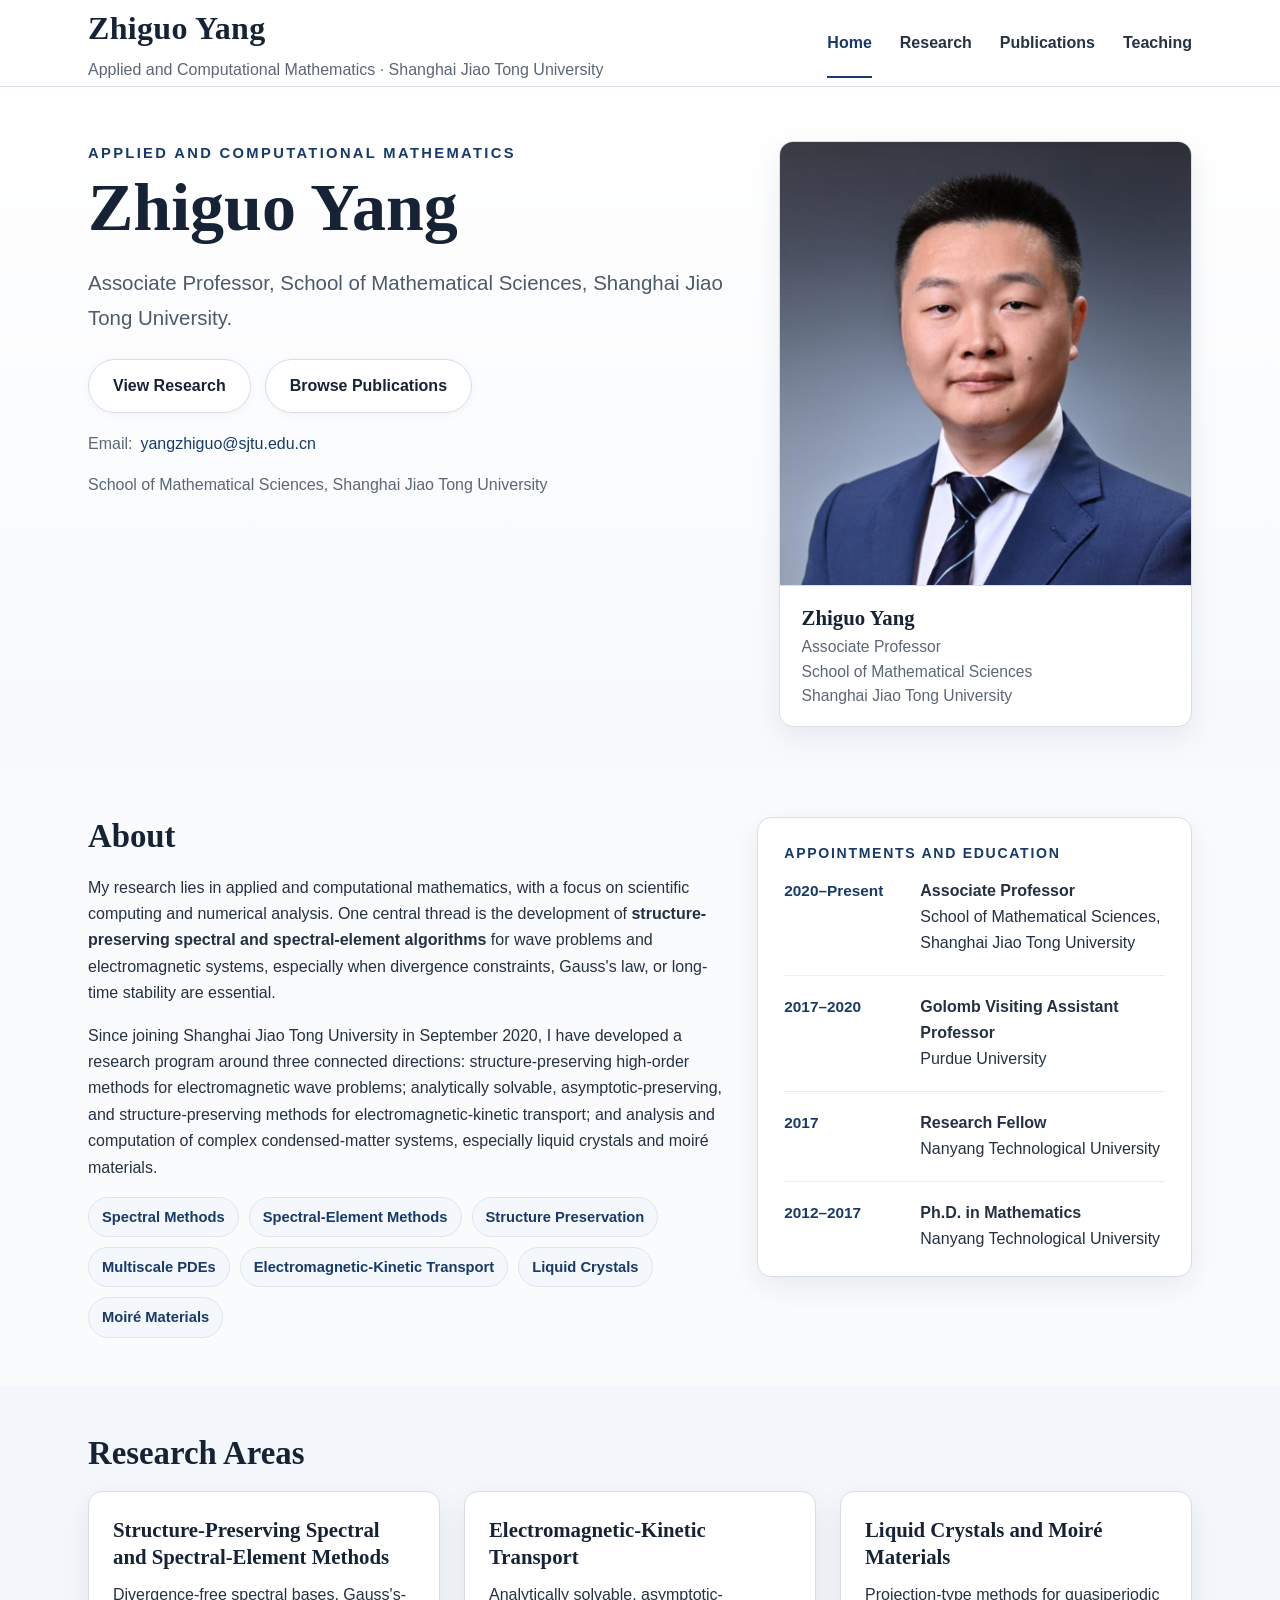
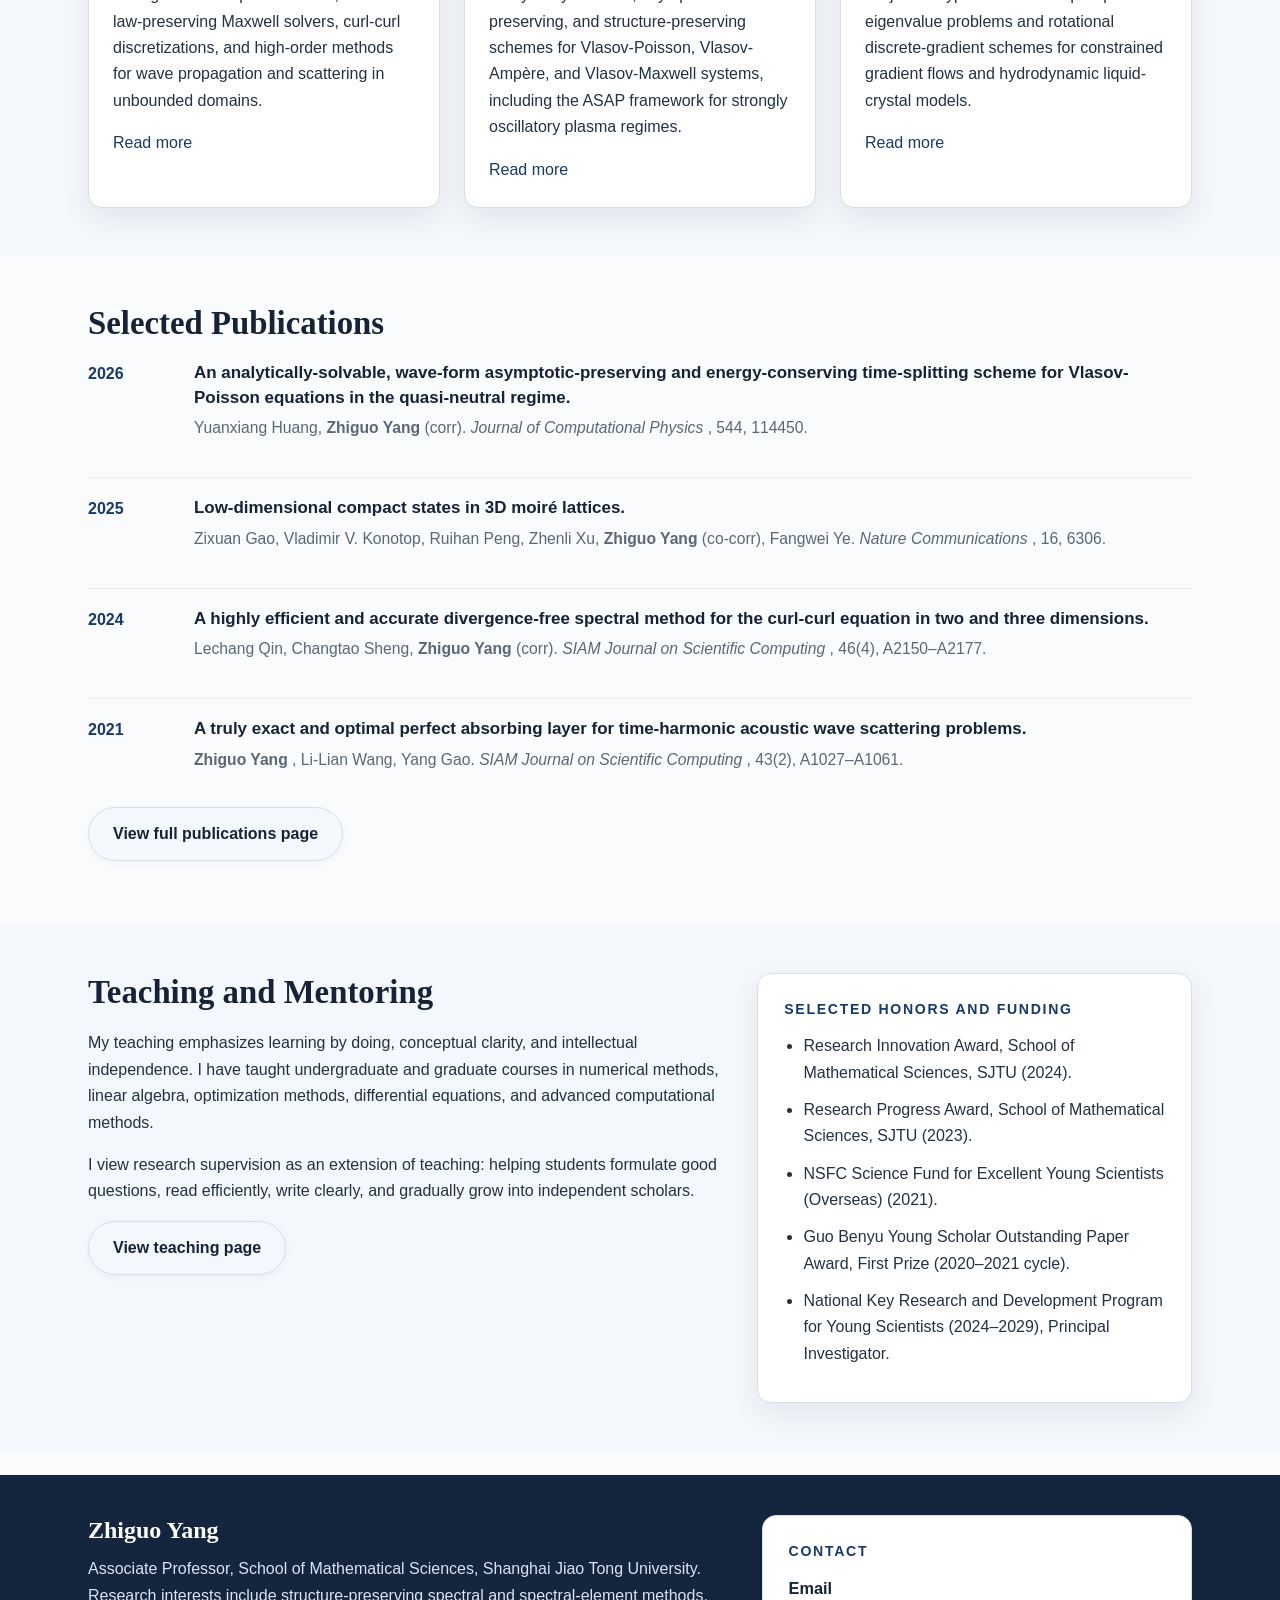
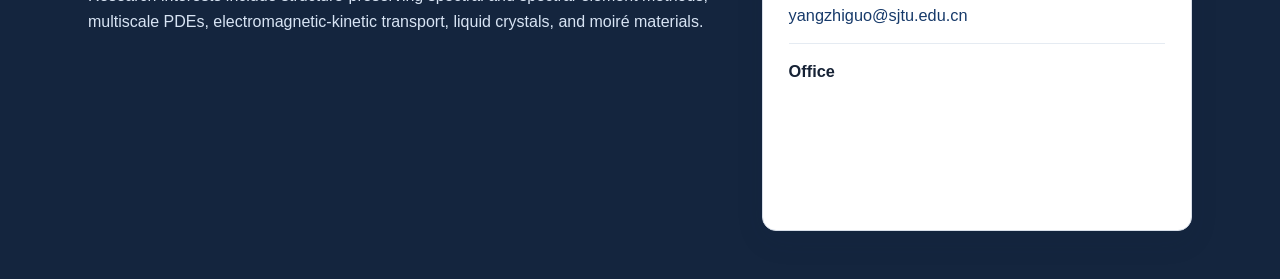
<file: index.html>
<!DOCTYPE html>
<html lang="en">
 <head>
  <meta charset="utf-8"/>
  <meta content="width=device-width, initial-scale=1.0" name="viewport"/>
  <title>
   Zhiguo Yang | Home
  </title>
  <meta content="Zhiguo Yang | Applied and Computational Mathematics | Shanghai Jiao Tong University" name="description"/>
  <link href="style.css" rel="stylesheet"/>
 </head>
 <body>
  <header class="site-header">
   <div class="container topbar">
    <div class="brand">
     <a class="brand-title" href="index.html">
      Zhiguo Yang
     </a>
     <div class="brand-sub">
      Applied and Computational Mathematics &middot; Shanghai Jiao Tong University
     </div>
    </div>
    <nav aria-label="Primary" class="nav">
     <a class="active" href="index.html">
      Home
     </a>
     <a href="research.html">
      Research
     </a>
     <a href="publications.html">
      Publications
     </a>
     <a href="teaching.html">
      Teaching
     </a>
    </nav>
   </div>
  </header>
  <section class="hero">
   <div class="container hero-grid">
    <div>
     <div class="kicker">
      Applied and Computational Mathematics
     </div>
     <h1>
      Zhiguo Yang
     </h1>
     <p class="lead">
      Associate Professor, School of Mathematical Sciences, Shanghai Jiao Tong University.
     </p>
     <div class="button-row">
      <a class="btn" href="research.html">
       View Research
      </a>
      <a class="btn" href="publications.html">
       Browse Publications
      </a>
     </div>
     <div class="page-hero-meta">
      <span>
       Email:
       <a href="mailto:yangzhiguo@sjtu.edu.cn">
        yangzhiguo@sjtu.edu.cn
       </a>
      </span>
      <span>
       School of Mathematical Sciences, Shanghai Jiao Tong University
      </span>
     </div>
    </div>
    <div class="side-stack">
     <div class="portrait-card">
      <img alt="Portrait of Zhiguo Yang" src="zhiguo-yang-photo.jpg"/>
      <div class="portrait-caption">
       <h3>
        Zhiguo Yang
       </h3>
       <p>
        Associate Professor
        <br/>
        School of Mathematical Sciences
        <br/>
        Shanghai Jiao Tong University
       </p>
      </div>
     </div>
    </div>
   </div>
  </section>
  <section class="section">
   <div class="container two-col">
    <div>
     <h2>
      About
     </h2>
     <p>
      My research lies in applied and computational mathematics, with a focus on scientific computing
        and numerical analysis. One central thread is the development of
      <strong>
       structure-preserving spectral
        and spectral-element algorithms
      </strong>
      for wave problems and electromagnetic systems, especially when
        divergence constraints, Gauss's law, or long-time stability are essential.
     </p>
     <p>
      Since joining Shanghai Jiao Tong University in September 2020, I have developed a research program
        around three connected directions: structure-preserving high-order methods for electromagnetic wave
        problems; analytically solvable, asymptotic-preserving, and structure-preserving methods for
        electromagnetic-kinetic transport; and analysis and computation of complex condensed-matter systems,
        especially liquid crystals and moir&eacute; materials.
     </p>
     <div class="tag-row">
      <span class="tag">
       Spectral Methods
      </span>
      <span class="tag">
       Spectral-Element Methods
      </span>
      <span class="tag">
       Structure Preservation
      </span>
      <span class="tag">
       Multiscale PDEs
      </span>
      <span class="tag">
       Electromagnetic-Kinetic Transport
      </span>
      <span class="tag">
       Liquid Crystals
      </span>
      <span class="tag">
       Moir&eacute; Materials
      </span>
     </div>
    </div>
    <div class="panel">
     <div class="label">
      Appointments and Education
     </div>
     <div class="timeline">
      <div class="timeline-item">
       <div class="time">
        2020&ndash;Present
       </div>
       <div>
        <strong>
         Associate Professor
        </strong>
        <br/>
        School of Mathematical Sciences, Shanghai Jiao Tong University
       </div>
      </div>
      <div class="timeline-item">
       <div class="time">
        2017&ndash;2020
       </div>
       <div>
        <strong>
         Golomb Visiting Assistant Professor
        </strong>
        <br/>
        Purdue University
       </div>
      </div>
      <div class="timeline-item">
       <div class="time">
        2017
       </div>
       <div>
        <strong>
         Research Fellow
        </strong>
        <br/>
        Nanyang Technological University
       </div>
      </div>
      <div class="timeline-item">
       <div class="time">
        2012&ndash;2017
       </div>
       <div>
        <strong>
         Ph.D. in Mathematics
        </strong>
        <br/>
        Nanyang Technological University
       </div>
      </div>
     </div>
    </div>
   </div>
  </section>
  <section class="section alt">
   <div class="container">
    <h2>
     Research Areas
    </h2>
    <div class="grid-3">
     <article class="card">
      <h3>
       Structure-Preserving Spectral and Spectral-Element Methods
      </h3>
      <p>
       Divergence-free spectral bases, Gauss's-law-preserving Maxwell solvers, curl-curl discretizations,
          and high-order methods for wave propagation and scattering in unbounded domains.
      </p>
      <p>
       <a href="research.html#waves">
        Read more
       </a>
      </p>
     </article>
     <article class="card">
      <h3>
       Electromagnetic-Kinetic Transport
      </h3>
      <p>
       Analytically solvable, asymptotic-preserving, and structure-preserving schemes for
          Vlasov-Poisson, Vlasov-Amp&egrave;re, and Vlasov-Maxwell systems, including the ASAP framework
          for strongly oscillatory plasma regimes.
      </p>
      <p>
       <a href="research.html#kinetic">
        Read more
       </a>
      </p>
     </article>
     <article class="card">
      <h3>
       Liquid Crystals and Moir&eacute; Materials
      </h3>
      <p>
       Projection-type methods for quasiperiodic eigenvalue problems and rotational discrete-gradient
          schemes for constrained gradient flows and hydrodynamic liquid-crystal models.
      </p>
      <p>
       <a href="research.html#condensed">
        Read more
       </a>
      </p>
     </article>
    </div>
   </div>
  </section>
  <section class="section">
   <div class="container">
    <div>
     <h2>
      Selected Publications
     </h2>
     <div class="pub-list">
      <div class="pub">
       <div class="pub-year">
        2026
       </div>
       <div>
        <div class="pub-title">
         An analytically-solvable, wave-form asymptotic-preserving and energy-conserving time-splitting scheme for Vlasov-Poisson equations in the quasi-neutral regime.
        </div>
        <div class="pub-meta">
         Yuanxiang Huang,
         <strong>
          Zhiguo Yang
         </strong>
         (corr).
         <em>
          Journal of Computational Physics
         </em>
         , 544, 114450.
        </div>
       </div>
      </div>
      <div class="pub">
       <div class="pub-year">
        2025
       </div>
       <div>
        <div class="pub-title">
         Low-dimensional compact states in 3D moir&eacute; lattices.
        </div>
        <div class="pub-meta">
         Zixuan Gao, Vladimir V. Konotop, Ruihan Peng, Zhenli Xu,
         <strong>
          Zhiguo Yang
         </strong>
         (co-corr), Fangwei Ye.
         <em>
          Nature Communications
         </em>
         , 16, 6306.
        </div>
       </div>
      </div>
      <div class="pub">
       <div class="pub-year">
        2024
       </div>
       <div>
        <div class="pub-title">
         A highly efficient and accurate divergence-free spectral method for the curl-curl equation in two and three dimensions.
        </div>
        <div class="pub-meta">
         Lechang Qin, Changtao Sheng,
         <strong>
          Zhiguo Yang
         </strong>
         (corr).
         <em>
          SIAM Journal on Scientific Computing
         </em>
         , 46(4), A2150&ndash;A2177.
        </div>
       </div>
      </div>
      <div class="pub">
       <div class="pub-year">
        2021
       </div>
       <div>
        <div class="pub-title">
         A truly exact and optimal perfect absorbing layer for time-harmonic acoustic wave scattering problems.
        </div>
        <div class="pub-meta">
         <strong>
          Zhiguo Yang
         </strong>
         , Li-Lian Wang, Yang Gao.
         <em>
          SIAM Journal on Scientific Computing
         </em>
         , 43(2), A1027&ndash;A1061.
        </div>
       </div>
      </div>
     </div>
     <p style="margin-top:1rem">
      <a class="btn subtle" href="publications.html">
       View full publications page
      </a>
     </p>
    </div>
   </div>
  </section>
  <section class="section alt">
   <div class="container two-col">
    <div>
     <h2>
      Teaching and Mentoring
     </h2>
     <p>
      My teaching emphasizes learning by doing, conceptual clarity, and intellectual independence.
        I have taught undergraduate and graduate courses in numerical methods, linear algebra,
        optimization methods, differential equations, and advanced computational methods.
     </p>
     <p>
      I view research supervision as an extension of teaching: helping students formulate
        good questions, read efficiently, write clearly, and gradually grow into independent scholars.
     </p>
     <p>
      <a class="btn subtle" href="teaching.html">
       View teaching page
      </a>
     </p>
    </div>
    <div class="panel">
     <div class="label">
      Selected Honors and Funding
     </div>
     <ul class="clean-list">
      <li>
       Research Innovation Award, School of Mathematical Sciences, SJTU (2024).
      </li>
      <li>
       Research Progress Award, School of Mathematical Sciences, SJTU (2023).
      </li>
      <li>
       NSFC Science Fund for Excellent Young Scientists (Overseas) (2021).
      </li>
      <li>
       Guo Benyu Young Scholar Outstanding Paper Award, First Prize (2020&ndash;2021 cycle).
      </li>
      <li>
       National Key Research and Development Program for Young Scientists (2024&ndash;2029), Principal Investigator.
      </li>
     </ul>
    </div>
   </div>
  </section>
  <footer class="site-footer">
   <div class="container footer-grid">
    <div>
     <h3>
      Zhiguo Yang
     </h3>
     <p class="notice">
      Associate Professor, School of Mathematical Sciences, Shanghai Jiao Tong University.
        Research interests include structure-preserving spectral and spectral-element methods,
        multiscale PDEs, electromagnetic-kinetic transport, liquid crystals, and moir&eacute; materials.
     </p>
    </div>
    <div class="panel">
     <div class="label">
      Contact
     </div>
     <div class="meta-list">
      <div class="meta-item">
       <strong>
        Email
       </strong>
       <br/>
       <a href="mailto:yangzhiguo@sjtu.edu.cn">
        yangzhiguo@sjtu.edu.cn
       </a>
      </div>
      <div class="meta-item">
       <strong>
        Office
       </strong>
       <br/>
       School of Mathematical Sciences, Shanghai Jiao Tong University
       <br/>
       800 Dongchuan Road, Minhang, Shanghai 200240, China
      </div>
     </div>
    </div>
   </div>
  </footer>
 </body>
</html>
</file>
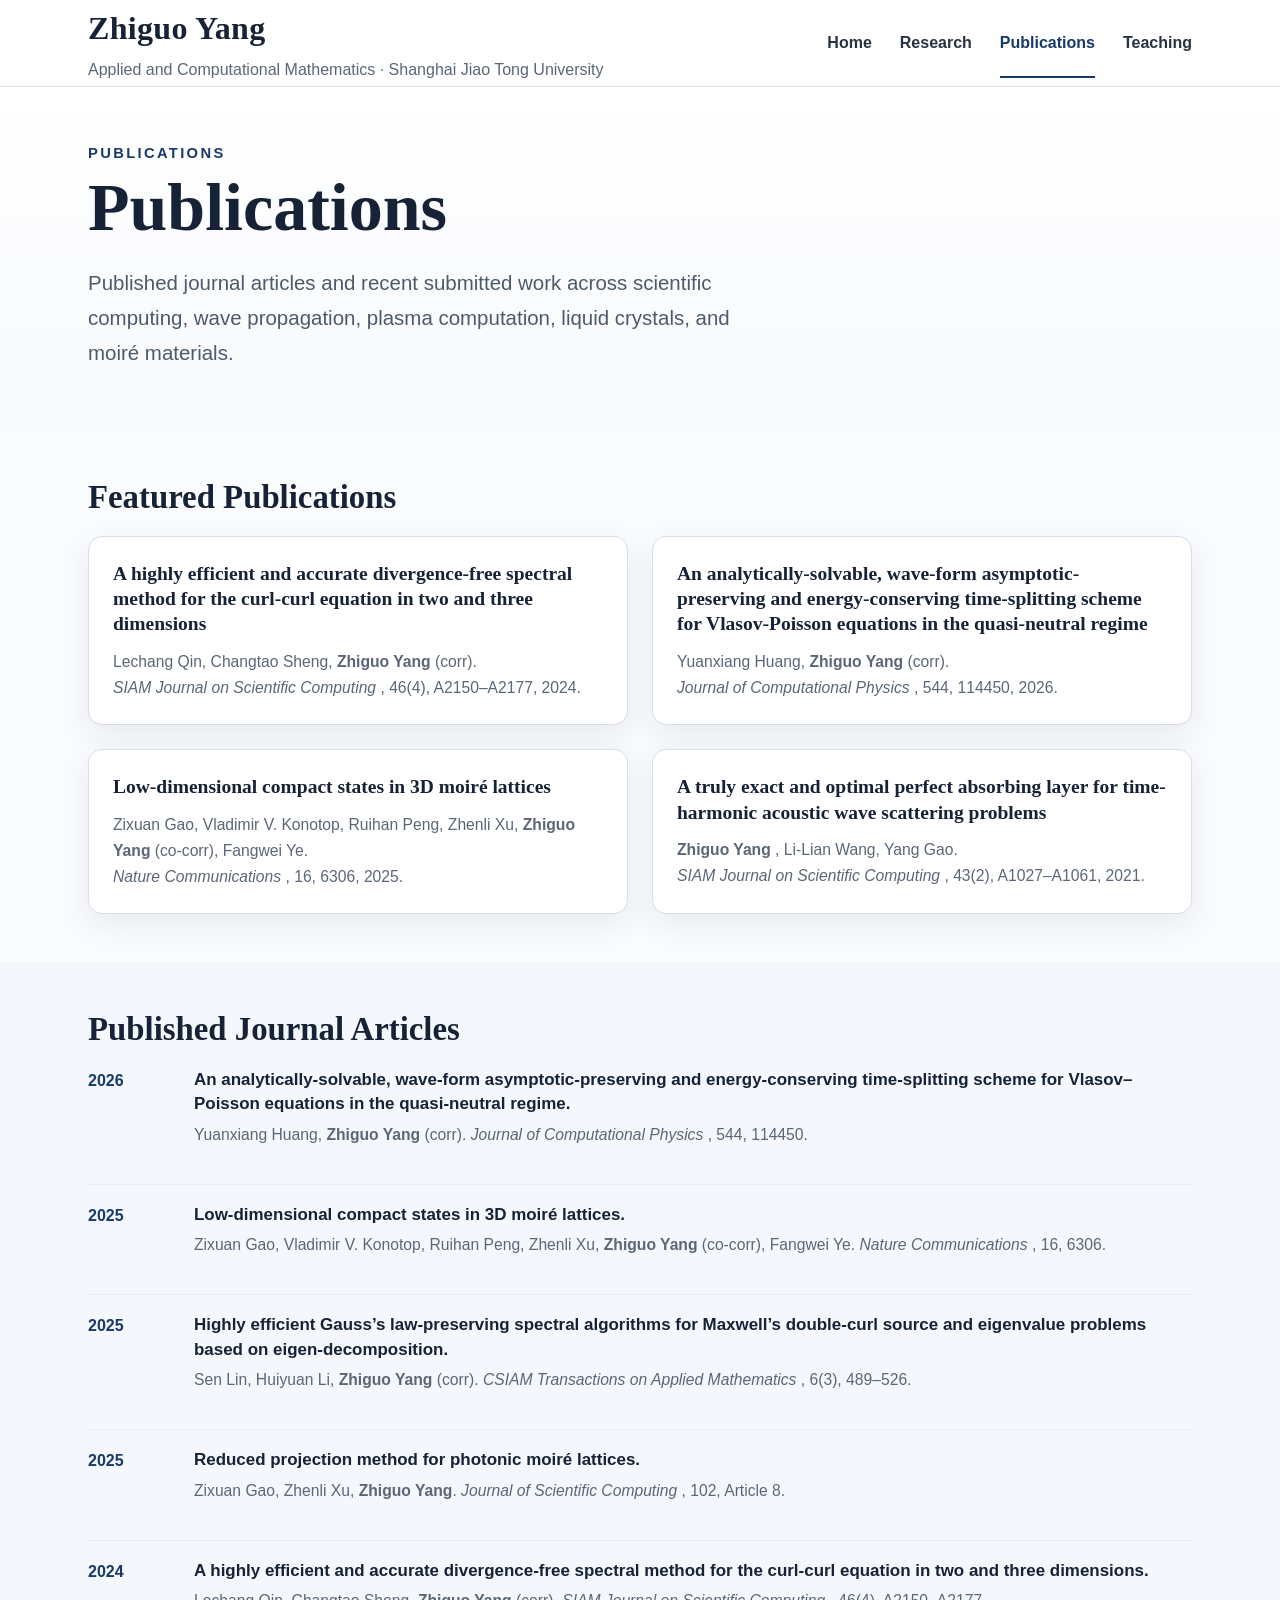
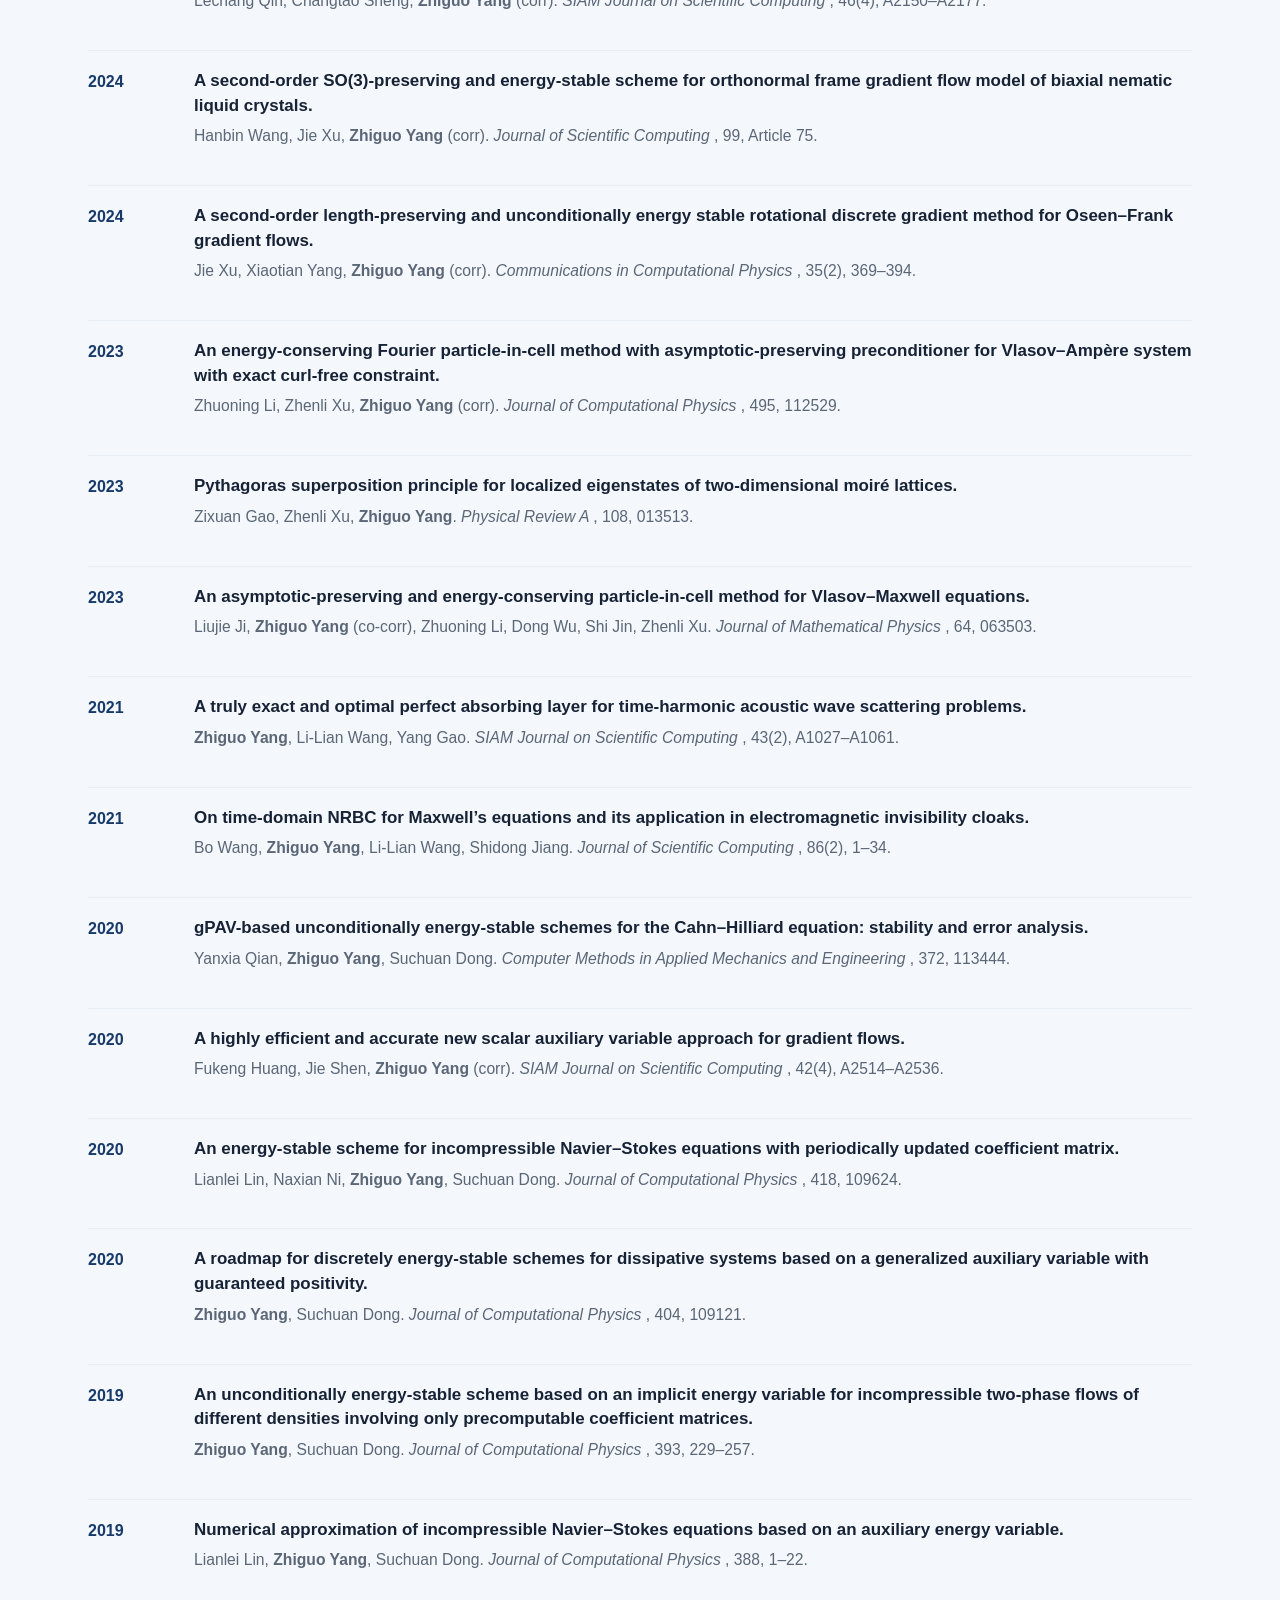
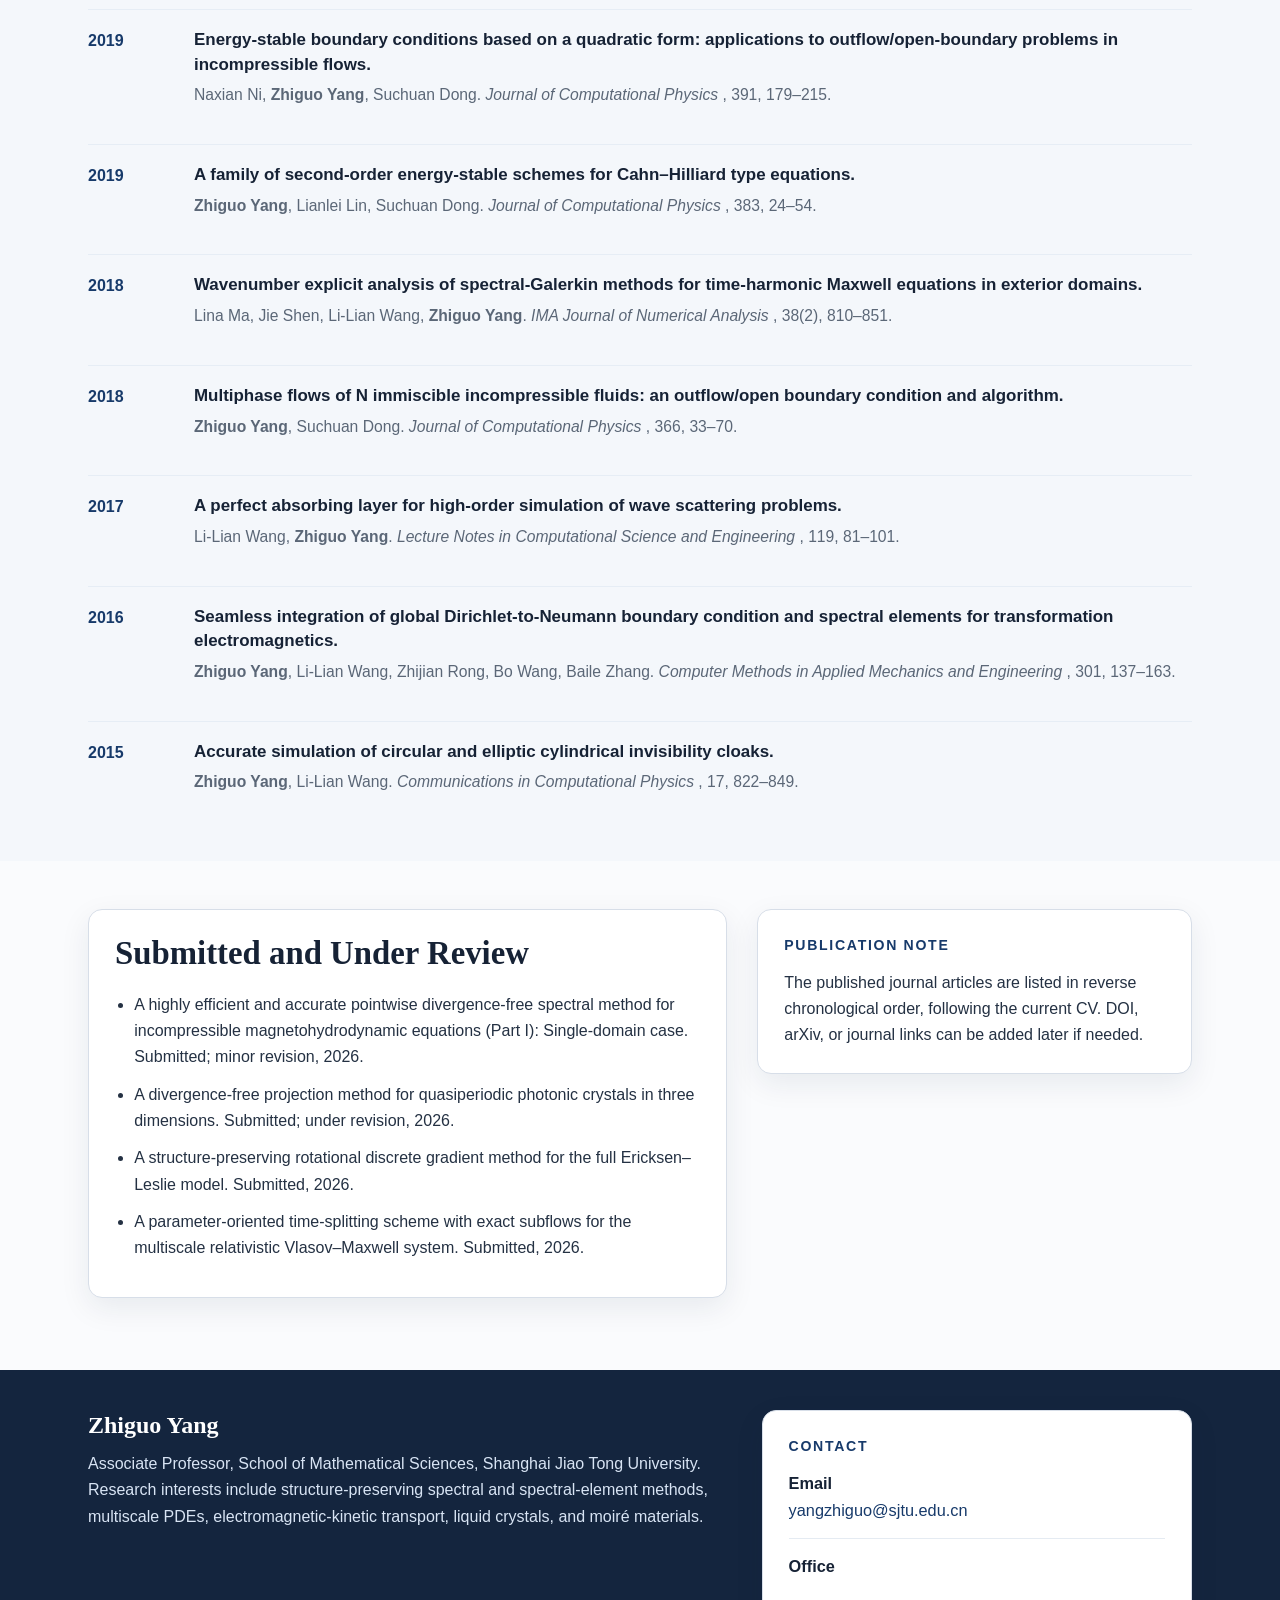
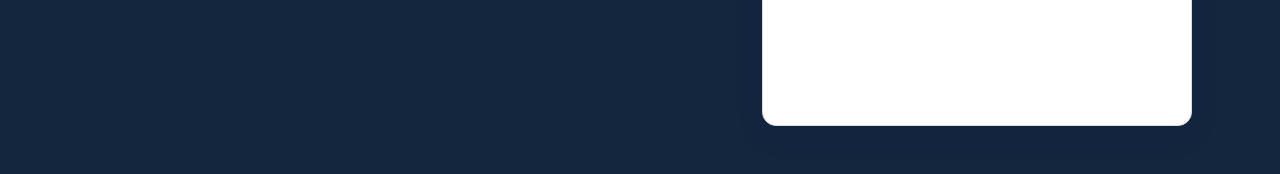
<file: publications.html>
<!DOCTYPE html>
<html lang="en">
 <head>
  <meta charset="utf-8"/>
  <meta content="width=device-width, initial-scale=1.0" name="viewport"/>
  <title>
   Zhiguo Yang | Publications
  </title>
  <meta content="Zhiguo Yang | Publications" name="description"/>
  <link href="style.css" rel="stylesheet"/>
 </head>
 <body>
  <header class="site-header">
   <div class="container topbar">
    <div class="brand">
     <a class="brand-title" href="index.html">
      Zhiguo Yang
     </a>
     <div class="brand-sub">
      Applied and Computational Mathematics &middot; Shanghai Jiao Tong University
     </div>
    </div>
    <nav aria-label="Primary" class="nav">
     <a href="index.html">
      Home
     </a>
     <a href="research.html">
      Research
     </a>
     <a class="active" href="publications.html">
      Publications
     </a>
     <a href="teaching.html">
      Teaching
     </a>
    </nav>
   </div>
  </header>
  <section class="hero">
   <div class="container hero-grid">
    <div>
     <div class="kicker">
      Publications
     </div>
     <h1>
      Publications
     </h1>
     <p class="lead">
      Published journal articles and recent submitted work across scientific computing, wave propagation, plasma computation, liquid crystals, and moir&eacute; materials.
     </p>
    </div>
   </div>
  </section>
  <section class="section">
   <div class="container">
    <h2>
     Featured Publications
    </h2>
    <div class="grid-2">
     <div class="card featured-paper">
      <h3>
       A highly efficient and accurate divergence-free spectral method for the curl-curl equation in two and three dimensions
      </h3>
      <p class="pub-meta">
       Lechang Qin, Changtao Sheng,
       <strong>
        Zhiguo Yang
       </strong>
       (corr).
       <br/>
       <em>
        SIAM Journal on Scientific Computing
       </em>
       , 46(4), A2150&ndash;A2177, 2024.
      </p>
     </div>
     <div class="card featured-paper">
      <h3>
       An analytically-solvable, wave-form asymptotic-preserving and energy-conserving time-splitting scheme for Vlasov-Poisson equations in the quasi-neutral regime
      </h3>
      <p class="pub-meta">
       Yuanxiang Huang,
       <strong>
        Zhiguo Yang
       </strong>
       (corr).
       <br/>
       <em>
        Journal of Computational Physics
       </em>
       , 544, 114450, 2026.
      </p>
     </div>
     <div class="card featured-paper">
      <h3>
       Low-dimensional compact states in 3D moir&eacute; lattices
      </h3>
      <p class="pub-meta">
       Zixuan Gao, Vladimir V. Konotop, Ruihan Peng, Zhenli Xu,
       <strong>
        Zhiguo Yang
       </strong>
       (co-corr), Fangwei Ye.
       <br/>
       <em>
        Nature Communications
       </em>
       , 16, 6306, 2025.
      </p>
     </div>
     <div class="card featured-paper">
      <h3>
       A truly exact and optimal perfect absorbing layer for time-harmonic acoustic wave scattering problems
      </h3>
      <p class="pub-meta">
       <strong>
        Zhiguo Yang
       </strong>
       , Li-Lian Wang, Yang Gao.
       <br/>
       <em>
        SIAM Journal on Scientific Computing
       </em>
       , 43(2), A1027&ndash;A1061, 2021.
      </p>
     </div>
    </div>
   </div>
  </section>
  <section class="section alt">
   <div class="container">
    <h2>
     Published Journal Articles
    </h2>
    <div class="pub-list">
     <div class="pub">
      <div class="pub-year">
       2026
      </div>
      <div>
       <div class="pub-title">
        An analytically-solvable, wave-form asymptotic-preserving and energy-conserving time-splitting scheme for Vlasov&ndash;Poisson equations in the quasi-neutral regime.
       </div>
       <div class="pub-meta">
        Yuanxiang Huang, <strong>Zhiguo Yang</strong> (corr).
        <em>
         Journal of Computational Physics
        </em>
        , 544, 114450.
       </div>
      </div>
     </div>
     <div class="pub">
      <div class="pub-year">
       2025
      </div>
      <div>
       <div class="pub-title">
        Low-dimensional compact states in 3D moir&eacute; lattices.
       </div>
       <div class="pub-meta">
        Zixuan Gao, Vladimir V. Konotop, Ruihan Peng, Zhenli Xu, <strong>Zhiguo Yang</strong> (co-corr), Fangwei Ye.
        <em>
         Nature Communications
        </em>
        , 16, 6306.
       </div>
      </div>
     </div>
     <div class="pub">
      <div class="pub-year">
       2025
      </div>
      <div>
       <div class="pub-title">
        Highly efficient Gauss&rsquo;s law-preserving spectral algorithms for Maxwell&rsquo;s double-curl source and eigenvalue problems based on eigen-decomposition.
       </div>
       <div class="pub-meta">
        Sen Lin, Huiyuan Li, <strong>Zhiguo Yang</strong> (corr).
        <em>
         CSIAM Transactions on Applied Mathematics
        </em>
        , 6(3), 489&ndash;526.
       </div>
      </div>
     </div>
     <div class="pub">
      <div class="pub-year">
       2025
      </div>
      <div>
       <div class="pub-title">
        Reduced projection method for photonic moir&eacute; lattices.
       </div>
       <div class="pub-meta">
        Zixuan Gao, Zhenli Xu, <strong>Zhiguo Yang</strong>.
        <em>
         Journal of Scientific Computing
        </em>
        , 102, Article 8.
       </div>
      </div>
     </div>
     <div class="pub">
      <div class="pub-year">
       2024
      </div>
      <div>
       <div class="pub-title">
        A highly efficient and accurate divergence-free spectral method for the curl-curl equation in two and three dimensions.
       </div>
       <div class="pub-meta">
        Lechang Qin, Changtao Sheng, <strong>Zhiguo Yang</strong> (corr).
        <em>
         SIAM Journal on Scientific Computing
        </em>
        , 46(4), A2150&ndash;A2177.
       </div>
      </div>
     </div>
     <div class="pub">
      <div class="pub-year">
       2024
      </div>
      <div>
       <div class="pub-title">
        A second-order SO(3)-preserving and energy-stable scheme for orthonormal frame gradient flow model of biaxial nematic liquid crystals.
       </div>
       <div class="pub-meta">
        Hanbin Wang, Jie Xu, <strong>Zhiguo Yang</strong> (corr).
        <em>
         Journal of Scientific Computing
        </em>
        , 99, Article 75.
       </div>
      </div>
     </div>
     <div class="pub">
      <div class="pub-year">
       2024
      </div>
      <div>
       <div class="pub-title">
        A second-order length-preserving and unconditionally energy stable rotational discrete gradient method for Oseen&ndash;Frank gradient flows.
       </div>
       <div class="pub-meta">
        Jie Xu, Xiaotian Yang, <strong>Zhiguo Yang</strong> (corr).
        <em>
         Communications in Computational Physics
        </em>
        , 35(2), 369&ndash;394.
       </div>
      </div>
     </div>
     <div class="pub">
      <div class="pub-year">
       2023
      </div>
      <div>
       <div class="pub-title">
        An energy-conserving Fourier particle-in-cell method with asymptotic-preserving preconditioner for Vlasov&ndash;Amp&egrave;re system with exact curl-free constraint.
       </div>
       <div class="pub-meta">
        Zhuoning Li, Zhenli Xu, <strong>Zhiguo Yang</strong> (corr).
        <em>
         Journal of Computational Physics
        </em>
        , 495, 112529.
       </div>
      </div>
     </div>
     <div class="pub">
      <div class="pub-year">
       2023
      </div>
      <div>
       <div class="pub-title">
        Pythagoras superposition principle for localized eigenstates of two-dimensional moir&eacute; lattices.
       </div>
       <div class="pub-meta">
        Zixuan Gao, Zhenli Xu, <strong>Zhiguo Yang</strong>.
        <em>
         Physical Review A
        </em>
        , 108, 013513.
       </div>
      </div>
     </div>
     <div class="pub">
      <div class="pub-year">
       2023
      </div>
      <div>
       <div class="pub-title">
        An asymptotic-preserving and energy-conserving particle-in-cell method for Vlasov&ndash;Maxwell equations.
       </div>
       <div class="pub-meta">
        Liujie Ji, <strong>Zhiguo Yang</strong> (co-corr), Zhuoning Li, Dong Wu, Shi Jin, Zhenli Xu.
        <em>
         Journal of Mathematical Physics
        </em>
        , 64, 063503.
       </div>
      </div>
     </div>
     <div class="pub">
      <div class="pub-year">
       2021
      </div>
      <div>
       <div class="pub-title">
        A truly exact and optimal perfect absorbing layer for time-harmonic acoustic wave scattering problems.
       </div>
       <div class="pub-meta">
        <strong>Zhiguo Yang</strong>, Li-Lian Wang, Yang Gao.
        <em>
         SIAM Journal on Scientific Computing
        </em>
        , 43(2), A1027&ndash;A1061.
       </div>
      </div>
     </div>
     <div class="pub">
      <div class="pub-year">
       2021
      </div>
      <div>
       <div class="pub-title">
        On time-domain NRBC for Maxwell&rsquo;s equations and its application in electromagnetic invisibility cloaks.
       </div>
       <div class="pub-meta">
        Bo Wang, <strong>Zhiguo Yang</strong>, Li-Lian Wang, Shidong Jiang.
        <em>
         Journal of Scientific Computing
        </em>
        , 86(2), 1&ndash;34.
       </div>
      </div>
     </div>
     <div class="pub">
      <div class="pub-year">
       2020
      </div>
      <div>
       <div class="pub-title">
        gPAV-based unconditionally energy-stable schemes for the Cahn&ndash;Hilliard equation: stability and error analysis.
       </div>
       <div class="pub-meta">
        Yanxia Qian, <strong>Zhiguo Yang</strong>, Suchuan Dong.
        <em>
         Computer Methods in Applied Mechanics and Engineering
        </em>
        , 372, 113444.
       </div>
      </div>
     </div>
     <div class="pub">
      <div class="pub-year">
       2020
      </div>
      <div>
       <div class="pub-title">
        A highly efficient and accurate new scalar auxiliary variable approach for gradient flows.
       </div>
       <div class="pub-meta">
        Fukeng Huang, Jie Shen, <strong>Zhiguo Yang</strong> (corr).
        <em>
         SIAM Journal on Scientific Computing
        </em>
        , 42(4), A2514&ndash;A2536.
       </div>
      </div>
     </div>
     <div class="pub">
      <div class="pub-year">
       2020
      </div>
      <div>
       <div class="pub-title">
        An energy-stable scheme for incompressible Navier&ndash;Stokes equations with periodically updated coefficient matrix.
       </div>
       <div class="pub-meta">
        Lianlei Lin, Naxian Ni, <strong>Zhiguo Yang</strong>, Suchuan Dong.
        <em>
         Journal of Computational Physics
        </em>
        , 418, 109624.
       </div>
      </div>
     </div>
     <div class="pub">
      <div class="pub-year">
       2020
      </div>
      <div>
       <div class="pub-title">
        A roadmap for discretely energy-stable schemes for dissipative systems based on a generalized auxiliary variable with guaranteed positivity.
       </div>
       <div class="pub-meta">
        <strong>Zhiguo Yang</strong>, Suchuan Dong.
        <em>
         Journal of Computational Physics
        </em>
        , 404, 109121.
       </div>
      </div>
     </div>
     <div class="pub">
      <div class="pub-year">
       2019
      </div>
      <div>
       <div class="pub-title">
        An unconditionally energy-stable scheme based on an implicit energy variable for incompressible two-phase flows of different densities involving only precomputable coefficient matrices.
       </div>
       <div class="pub-meta">
        <strong>Zhiguo Yang</strong>, Suchuan Dong.
        <em>
         Journal of Computational Physics
        </em>
        , 393, 229&ndash;257.
       </div>
      </div>
     </div>
     <div class="pub">
      <div class="pub-year">
       2019
      </div>
      <div>
       <div class="pub-title">
        Numerical approximation of incompressible Navier&ndash;Stokes equations based on an auxiliary energy variable.
       </div>
       <div class="pub-meta">
        Lianlei Lin, <strong>Zhiguo Yang</strong>, Suchuan Dong.
        <em>
         Journal of Computational Physics
        </em>
        , 388, 1&ndash;22.
       </div>
      </div>
     </div>
     <div class="pub">
      <div class="pub-year">
       2019
      </div>
      <div>
       <div class="pub-title">
        Energy-stable boundary conditions based on a quadratic form: applications to outflow/open-boundary problems in incompressible flows.
       </div>
       <div class="pub-meta">
        Naxian Ni, <strong>Zhiguo Yang</strong>, Suchuan Dong.
        <em>
         Journal of Computational Physics
        </em>
        , 391, 179&ndash;215.
       </div>
      </div>
     </div>
     <div class="pub">
      <div class="pub-year">
       2019
      </div>
      <div>
       <div class="pub-title">
        A family of second-order energy-stable schemes for Cahn&ndash;Hilliard type equations.
       </div>
       <div class="pub-meta">
        <strong>Zhiguo Yang</strong>, Lianlei Lin, Suchuan Dong.
        <em>
         Journal of Computational Physics
        </em>
        , 383, 24&ndash;54.
       </div>
      </div>
     </div>
     <div class="pub">
      <div class="pub-year">
       2018
      </div>
      <div>
       <div class="pub-title">
        Wavenumber explicit analysis of spectral-Galerkin methods for time-harmonic Maxwell equations in exterior domains.
       </div>
       <div class="pub-meta">
        Lina Ma, Jie Shen, Li-Lian Wang, <strong>Zhiguo Yang</strong>.
        <em>
         IMA Journal of Numerical Analysis
        </em>
        , 38(2), 810&ndash;851.
       </div>
      </div>
     </div>
     <div class="pub">
      <div class="pub-year">
       2018
      </div>
      <div>
       <div class="pub-title">
        Multiphase flows of N immiscible incompressible fluids: an outflow/open boundary condition and algorithm.
       </div>
       <div class="pub-meta">
        <strong>Zhiguo Yang</strong>, Suchuan Dong.
        <em>
         Journal of Computational Physics
        </em>
        , 366, 33&ndash;70.
       </div>
      </div>
     </div>
     <div class="pub">
      <div class="pub-year">
       2017
      </div>
      <div>
       <div class="pub-title">
        A perfect absorbing layer for high-order simulation of wave scattering problems.
       </div>
       <div class="pub-meta">
        Li-Lian Wang, <strong>Zhiguo Yang</strong>.
        <em>
         Lecture Notes in Computational Science and Engineering
        </em>
        , 119, 81&ndash;101.
       </div>
      </div>
     </div>
     <div class="pub">
      <div class="pub-year">
       2016
      </div>
      <div>
       <div class="pub-title">
        Seamless integration of global Dirichlet-to-Neumann boundary condition and spectral elements for transformation electromagnetics.
       </div>
       <div class="pub-meta">
        <strong>Zhiguo Yang</strong>, Li-Lian Wang, Zhijian Rong, Bo Wang, Baile Zhang.
        <em>
         Computer Methods in Applied Mechanics and Engineering
        </em>
        , 301, 137&ndash;163.
       </div>
      </div>
     </div>
     <div class="pub">
      <div class="pub-year">
       2015
      </div>
      <div>
       <div class="pub-title">
        Accurate simulation of circular and elliptic cylindrical invisibility cloaks.
       </div>
       <div class="pub-meta">
        <strong>Zhiguo Yang</strong>, Li-Lian Wang.
        <em>
         Communications in Computational Physics
        </em>
        , 17, 822&ndash;849.
       </div>
      </div>
     </div>
    </div>
   </div>
  </section>
  <section class="section">
   <div class="container two-col">
    <div class="panel">
     <h2>
      Submitted and Under Review
     </h2>
     <ul class="clean-list">
      <li>
       A highly efficient and accurate pointwise divergence-free spectral method for incompressible magnetohydrodynamic equations (Part I): Single-domain case. Submitted; minor revision, 2026.
      </li>
      <li>
       A divergence-free projection method for quasiperiodic photonic crystals in three dimensions. Submitted; under revision, 2026.
      </li>
      <li>
       A structure-preserving rotational discrete gradient method for the full Ericksen&ndash;Leslie model. Submitted, 2026.
      </li>
      <li>
       A parameter-oriented time-splitting scheme with exact subflows for the multiscale relativistic Vlasov&ndash;Maxwell system. Submitted, 2026.
      </li>
     </ul>
    </div>
    <div class="panel">
     <div class="label">
      Publication Note
     </div>
     <p>
      The published journal articles are listed in reverse chronological order, following the current CV. DOI, arXiv, or journal links can be added later if needed.
     </p>
    </div>
   </div>
  </section>
  <footer class="site-footer">
   <div class="container footer-grid">
    <div>
     <h3>
      Zhiguo Yang
     </h3>
     <p class="notice">
      Associate Professor, School of Mathematical Sciences, Shanghai Jiao Tong University.
        Research interests include structure-preserving spectral and spectral-element methods,
        multiscale PDEs, electromagnetic-kinetic transport, liquid crystals, and moir&eacute; materials.
     </p>
    </div>
    <div class="panel">
     <div class="label">
      Contact
     </div>
     <div class="meta-list">
      <div class="meta-item">
       <strong>
        Email
       </strong>
       <br/>
       <a href="mailto:yangzhiguo@sjtu.edu.cn">
        yangzhiguo@sjtu.edu.cn
       </a>
      </div>
      <div class="meta-item">
       <strong>
        Office
       </strong>
       <br/>
       School of Mathematical Sciences, Shanghai Jiao Tong University
       <br/>
       800 Dongchuan Road, Minhang, Shanghai 200240, China
      </div>
     </div>
    </div>
   </div>
  </footer>
 </body>
</html>
</file>
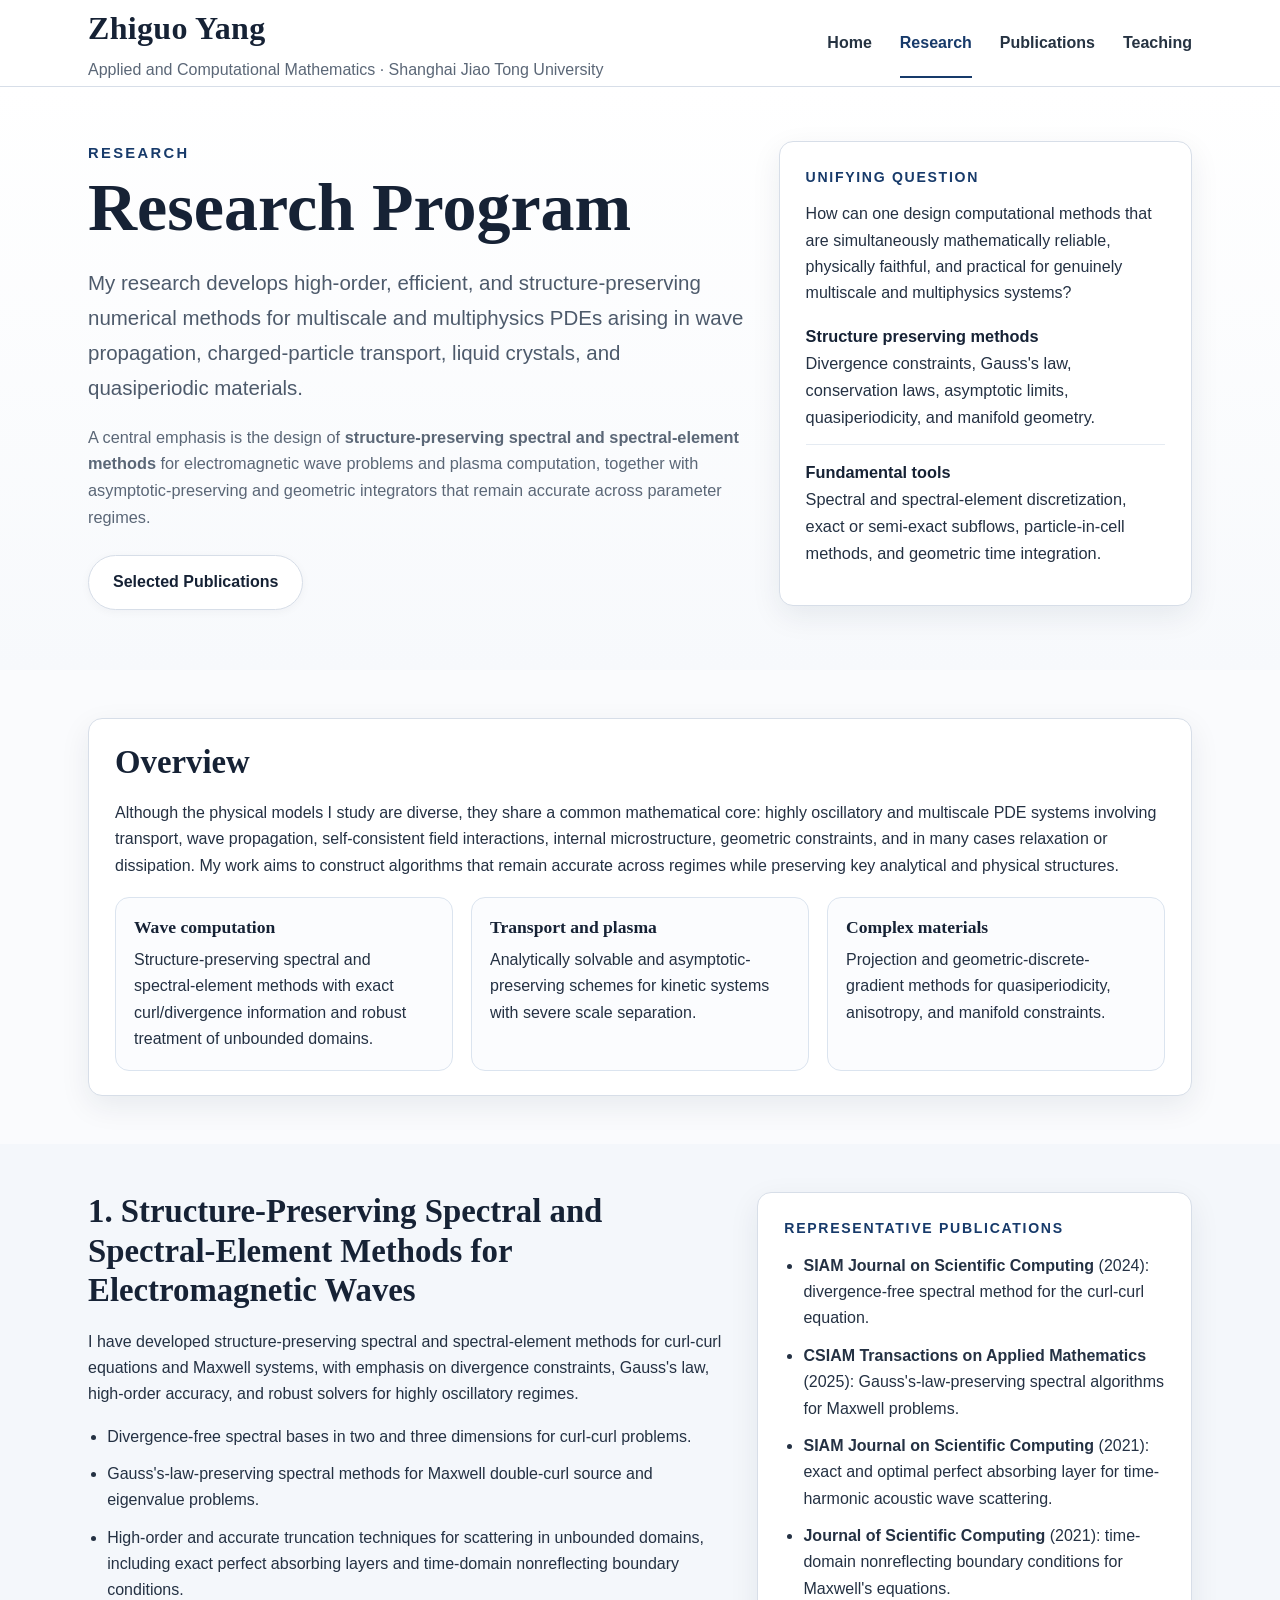
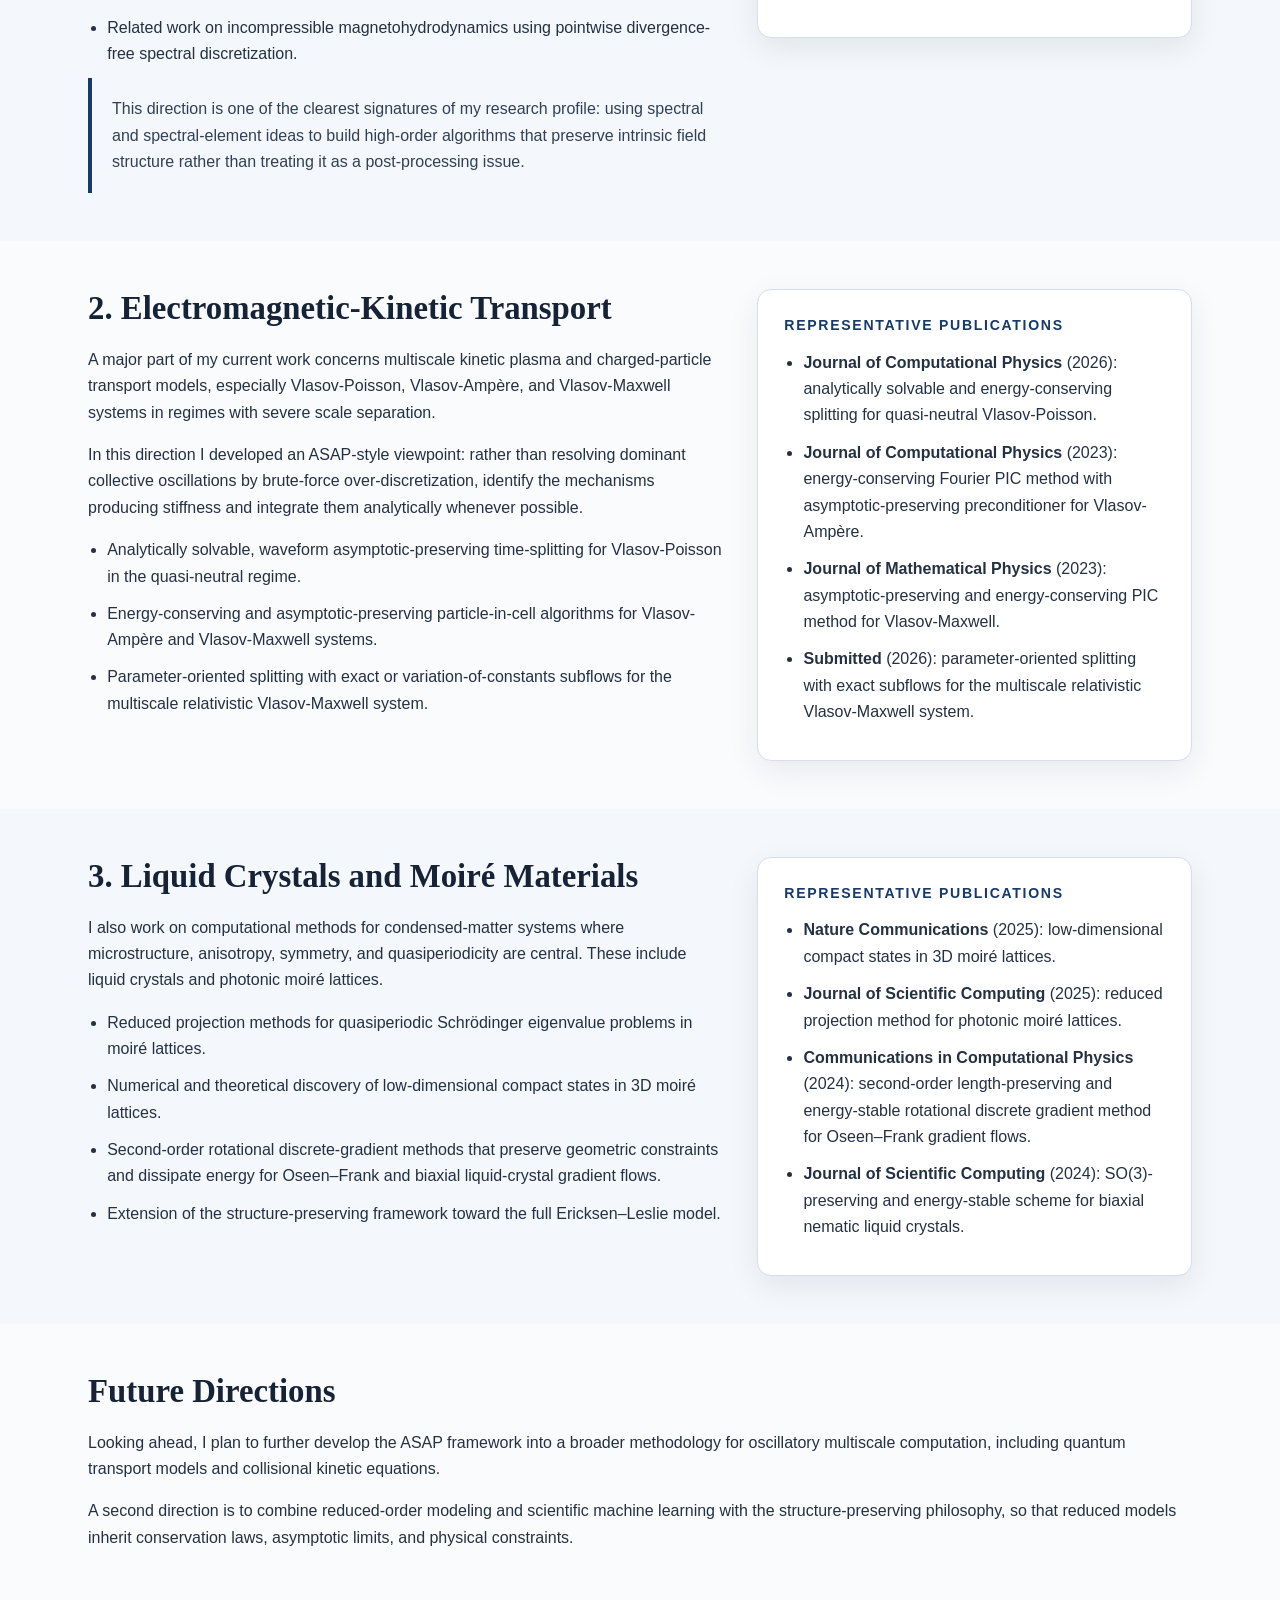
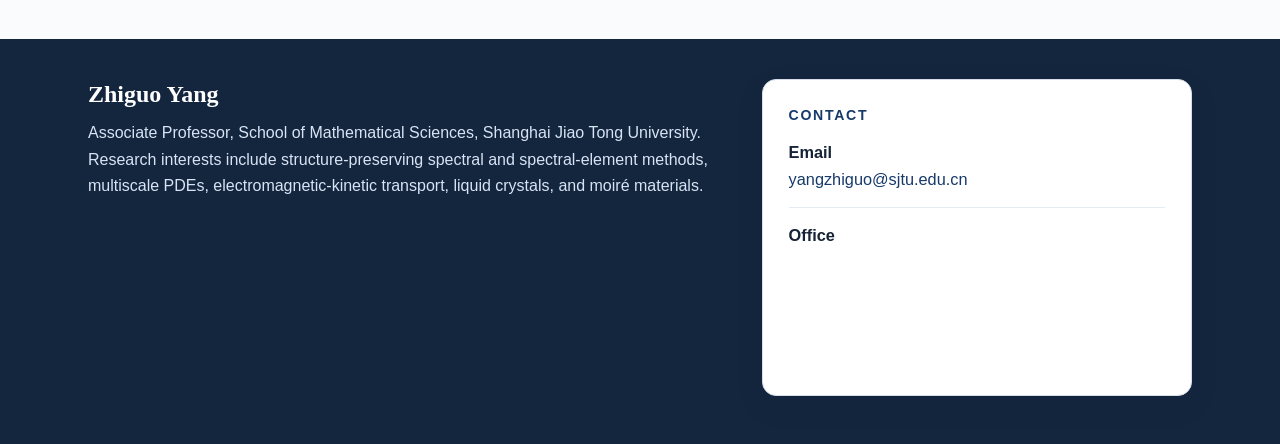
<file: research.html>
<!DOCTYPE html>
<html lang="en">
 <head>
  <meta charset="utf-8"/>
  <meta content="width=device-width, initial-scale=1.0" name="viewport"/>
  <title>
   Zhiguo Yang | Research
  </title>
  <meta content="Zhiguo Yang | Research" name="description"/>
  <link href="style.css" rel="stylesheet"/>
 </head>
 <body>
  <header class="site-header">
   <div class="container topbar">
    <div class="brand">
     <a class="brand-title" href="index.html">
      Zhiguo Yang
     </a>
     <div class="brand-sub">
      Applied and Computational Mathematics &middot; Shanghai Jiao Tong University
     </div>
    </div>
    <nav aria-label="Primary" class="nav">
     <a href="index.html">
      Home
     </a>
     <a class="active" href="research.html">
      Research
     </a>
     <a href="publications.html">
      Publications
     </a>
     <a href="teaching.html">
      Teaching
     </a>
    </nav>
   </div>
  </header>
  <section class="hero">
   <div class="container hero-grid">
    <div>
     <div class="kicker">
      Research
     </div>
     <h1>
      Research Program
     </h1>
     <p class="lead">
      My research develops high-order, efficient, and structure-preserving numerical methods
        for multiscale and multiphysics PDEs arising in wave propagation, charged-particle transport,
        liquid crystals, and quasiperiodic materials.
     </p>
     <p class="hero-note">
      A central emphasis is the design of
      <strong>
       structure-preserving spectral and spectral-element methods
      </strong>
      for electromagnetic wave problems and plasma computation, together with asymptotic-preserving and
        geometric integrators that remain accurate across parameter regimes.
     </p>
     <div class="button-row">
      <a class="btn" href="publications.html">
       Selected Publications
      </a>
     </div>
    </div>
    <div class="panel">
     <div class="label">
      Unifying Question
     </div>
     <p>
      How can one design computational methods that are simultaneously mathematically reliable,
        physically faithful, and practical for genuinely multiscale and multiphysics systems?
     </p>
     <div class="meta-list">
      <div class="meta-item">
       <strong>
        Structure preserving methods
       </strong>
       <br/>
       Divergence constraints, Gauss's law, conservation laws, asymptotic limits, quasiperiodicity, and manifold geometry.
      </div>
      <div class="meta-item">
       <strong>
        Fundamental tools
       </strong>
       <br/>
       Spectral and spectral-element discretization, exact or semi-exact subflows, particle-in-cell methods, and geometric time integration.
      </div>
     </div>
    </div>
   </div>
  </section>
  <section class="section">
   <div class="container">
    <div class="panel">
     <h2>
      Overview
     </h2>
     <p>
      Although the physical models I study are diverse, they share a common mathematical core:
        highly oscillatory and multiscale PDE systems involving transport, wave propagation,
        self-consistent field interactions, internal microstructure, geometric constraints,
        and in many cases relaxation or dissipation. My work aims to construct algorithms that
        remain accurate across regimes while preserving key analytical and physical structures.
     </p>
     <div class="research-focus">
      <div class="focus-box">
       <h3>
        Wave computation
       </h3>
       <p>
        Structure-preserving spectral and spectral-element methods with exact curl/divergence information and robust treatment of unbounded domains.
       </p>
      </div>
      <div class="focus-box">
       <h3>
        Transport and plasma
       </h3>
       <p>
        Analytically solvable and asymptotic-preserving schemes for kinetic systems with severe scale separation.
       </p>
      </div>
      <div class="focus-box">
       <h3>
        Complex materials
       </h3>
       <p>
        Projection and geometric-discrete-gradient methods for quasiperiodicity, anisotropy, and manifold constraints.
       </p>
      </div>
     </div>
    </div>
   </div>
  </section>
  <section class="section alt" id="waves">
   <div class="container two-col">
    <div>
     <h2>
      1. Structure-Preserving Spectral and Spectral-Element Methods for Electromagnetic Waves
     </h2>
     <p>
      I have developed structure-preserving spectral and spectral-element methods for curl-curl equations
        and Maxwell systems, with emphasis on divergence constraints, Gauss's law, high-order accuracy,
        and robust solvers for highly oscillatory regimes.
     </p>
     <ul class="clean-list">
      <li>
       Divergence-free spectral bases in two and three dimensions for curl-curl problems.
      </li>
      <li>
       Gauss's-law-preserving spectral methods for Maxwell double-curl source and eigenvalue problems.
      </li>
      <li>
       High-order and accurate truncation techniques for scattering in unbounded domains, including exact perfect absorbing layers and time-domain nonreflecting boundary conditions.
      </li>
      <li>
       Related work on incompressible magnetohydrodynamics using pointwise divergence-free spectral discretization.
      </li>
     </ul>
     <div class="callout-note">
      This direction is one of the clearest signatures of my research profile: using spectral and spectral-element ideas
        to build high-order algorithms that preserve intrinsic field structure rather than treating it as a post-processing issue.
     </div>
    </div>
    <div class="panel">
     <div class="label">
      Representative Publications
     </div>
     <ul class="compact-list">
      <li>
       <strong>
        SIAM Journal on Scientific Computing
       </strong>
       (2024): divergence-free spectral method for the curl-curl equation.
      </li>
      <li>
       <strong>
        CSIAM Transactions on Applied Mathematics
       </strong>
       (2025): Gauss's-law-preserving spectral algorithms for Maxwell problems.
      </li>
      <li>
       <strong>
        SIAM Journal on Scientific Computing
       </strong>
       (2021): exact and optimal perfect absorbing layer for time-harmonic acoustic wave scattering.
      </li>
      <li>
       <strong>
        Journal of Scientific Computing
       </strong>
       (2021): time-domain nonreflecting boundary conditions for Maxwell's equations.
      </li>
     </ul>
    </div>
   </div>
  </section>
  <section class="section" id="kinetic">
   <div class="container two-col">
    <div>
     <h2>
      2. Electromagnetic-Kinetic Transport
     </h2>
     <p>
      A major part of my current work concerns multiscale kinetic plasma and charged-particle transport models,
        especially Vlasov-Poisson, Vlasov-Amp&egrave;re, and Vlasov-Maxwell systems in regimes with severe scale separation.
     </p>
     <p>
      In this direction I developed an ASAP-style viewpoint: rather than resolving dominant collective oscillations
        by brute-force over-discretization, identify the mechanisms producing stiffness and integrate them analytically
        whenever possible.
     </p>
     <ul class="clean-list">
      <li>
       Analytically solvable, waveform asymptotic-preserving time-splitting for Vlasov-Poisson in the quasi-neutral regime.
      </li>
      <li>
       Energy-conserving and asymptotic-preserving particle-in-cell algorithms for Vlasov-Amp&egrave;re and Vlasov-Maxwell systems.
      </li>
      <li>
       Parameter-oriented splitting with exact or variation-of-constants subflows for the multiscale relativistic Vlasov-Maxwell system.
      </li>
     </ul>
    </div>
    <div class="panel">
     <div class="label">
      Representative Publications
     </div>
     <ul class="compact-list">
      <li>
       <strong>
        Journal of Computational Physics
       </strong>
       (2026): analytically solvable and energy-conserving splitting for quasi-neutral Vlasov-Poisson.
      </li>
      <li>
       <strong>
        Journal of Computational Physics
       </strong>
       (2023): energy-conserving Fourier PIC method with asymptotic-preserving preconditioner for Vlasov-Amp&egrave;re.
      </li>
      <li>
       <strong>
        Journal of Mathematical Physics
       </strong>
       (2023): asymptotic-preserving and energy-conserving PIC method for Vlasov-Maxwell.
      </li>
      <li>
       <strong>
        Submitted
       </strong>
       (2026): parameter-oriented splitting with exact subflows for the multiscale relativistic Vlasov-Maxwell system.
      </li>
     </ul>
    </div>
   </div>
  </section>
  <section class="section alt" id="condensed">
   <div class="container two-col">
    <div>
     <h2>
      3. Liquid Crystals and Moir&eacute; Materials
     </h2>
     <p>
      I also work on computational methods for condensed-matter systems where microstructure,
        anisotropy, symmetry, and quasiperiodicity are central. These include liquid crystals and
        photonic moir&eacute; lattices.
     </p>
     <ul class="clean-list">
      <li>
       Reduced projection methods for quasiperiodic Schr&ouml;dinger eigenvalue problems in moir&eacute; lattices.
      </li>
      <li>
       Numerical and theoretical discovery of low-dimensional compact states in 3D moir&eacute; lattices.
      </li>
      <li>
       Second-order rotational discrete-gradient methods that preserve geometric constraints and dissipate energy for Oseen&ndash;Frank and biaxial liquid-crystal gradient flows.
      </li>
      <li>
       Extension of the structure-preserving framework toward the full Ericksen&ndash;Leslie model.
      </li>
     </ul>
    </div>
    <div class="panel">
     <div class="label">
      Representative Publications
     </div>
     <ul class="compact-list">
      <li>
       <strong>
        Nature Communications
       </strong>
       (2025): low-dimensional compact states in 3D moir&eacute; lattices.
      </li>
      <li>
       <strong>
        Journal of Scientific Computing
       </strong>
       (2025): reduced projection method for photonic moir&eacute; lattices.
      </li>
      <li>
       <strong>
        Communications in Computational Physics
       </strong>
       (2024): second-order length-preserving and energy-stable rotational discrete gradient method for Oseen&ndash;Frank gradient flows.
      </li>
      <li>
       <strong>
        Journal of Scientific Computing
       </strong>
       (2024): SO(3)-preserving and energy-stable scheme for biaxial nematic liquid crystals.
      </li>
     </ul>
    </div>
   </div>
  </section>
  <section class="section">
   <div class="container">
    <div>
     <h2>
      Future Directions
     </h2>
     <p>
      Looking ahead, I plan to further develop the ASAP framework into a broader methodology
        for oscillatory multiscale computation, including quantum transport models and collisional
        kinetic equations.
     </p>
     <p>
      A second direction is to combine reduced-order modeling and scientific machine learning with
        the structure-preserving philosophy, so that reduced models inherit conservation laws,
        asymptotic limits, and physical constraints.
     </p>
    </div>
   </div>
  </section>
  <footer class="site-footer">
   <div class="container footer-grid">
    <div>
     <h3>
      Zhiguo Yang
     </h3>
     <p class="notice">
      Associate Professor, School of Mathematical Sciences, Shanghai Jiao Tong University.
        Research interests include structure-preserving spectral and spectral-element methods,
        multiscale PDEs, electromagnetic-kinetic transport, liquid crystals, and moir&eacute; materials.
     </p>
    </div>
    <div class="panel">
     <div class="label">
      Contact
     </div>
     <div class="meta-list">
      <div class="meta-item">
       <strong>
        Email
       </strong>
       <br/>
       <a href="mailto:yangzhiguo@sjtu.edu.cn">
        yangzhiguo@sjtu.edu.cn
       </a>
      </div>
      <div class="meta-item">
       <strong>
        Office
       </strong>
       <br/>
       School of Mathematical Sciences, Shanghai Jiao Tong University
       <br/>
       800 Dongchuan Road, Minhang, Shanghai 200240, China
      </div>
     </div>
    </div>
   </div>
  </footer>
 </body>
</html>
</file>
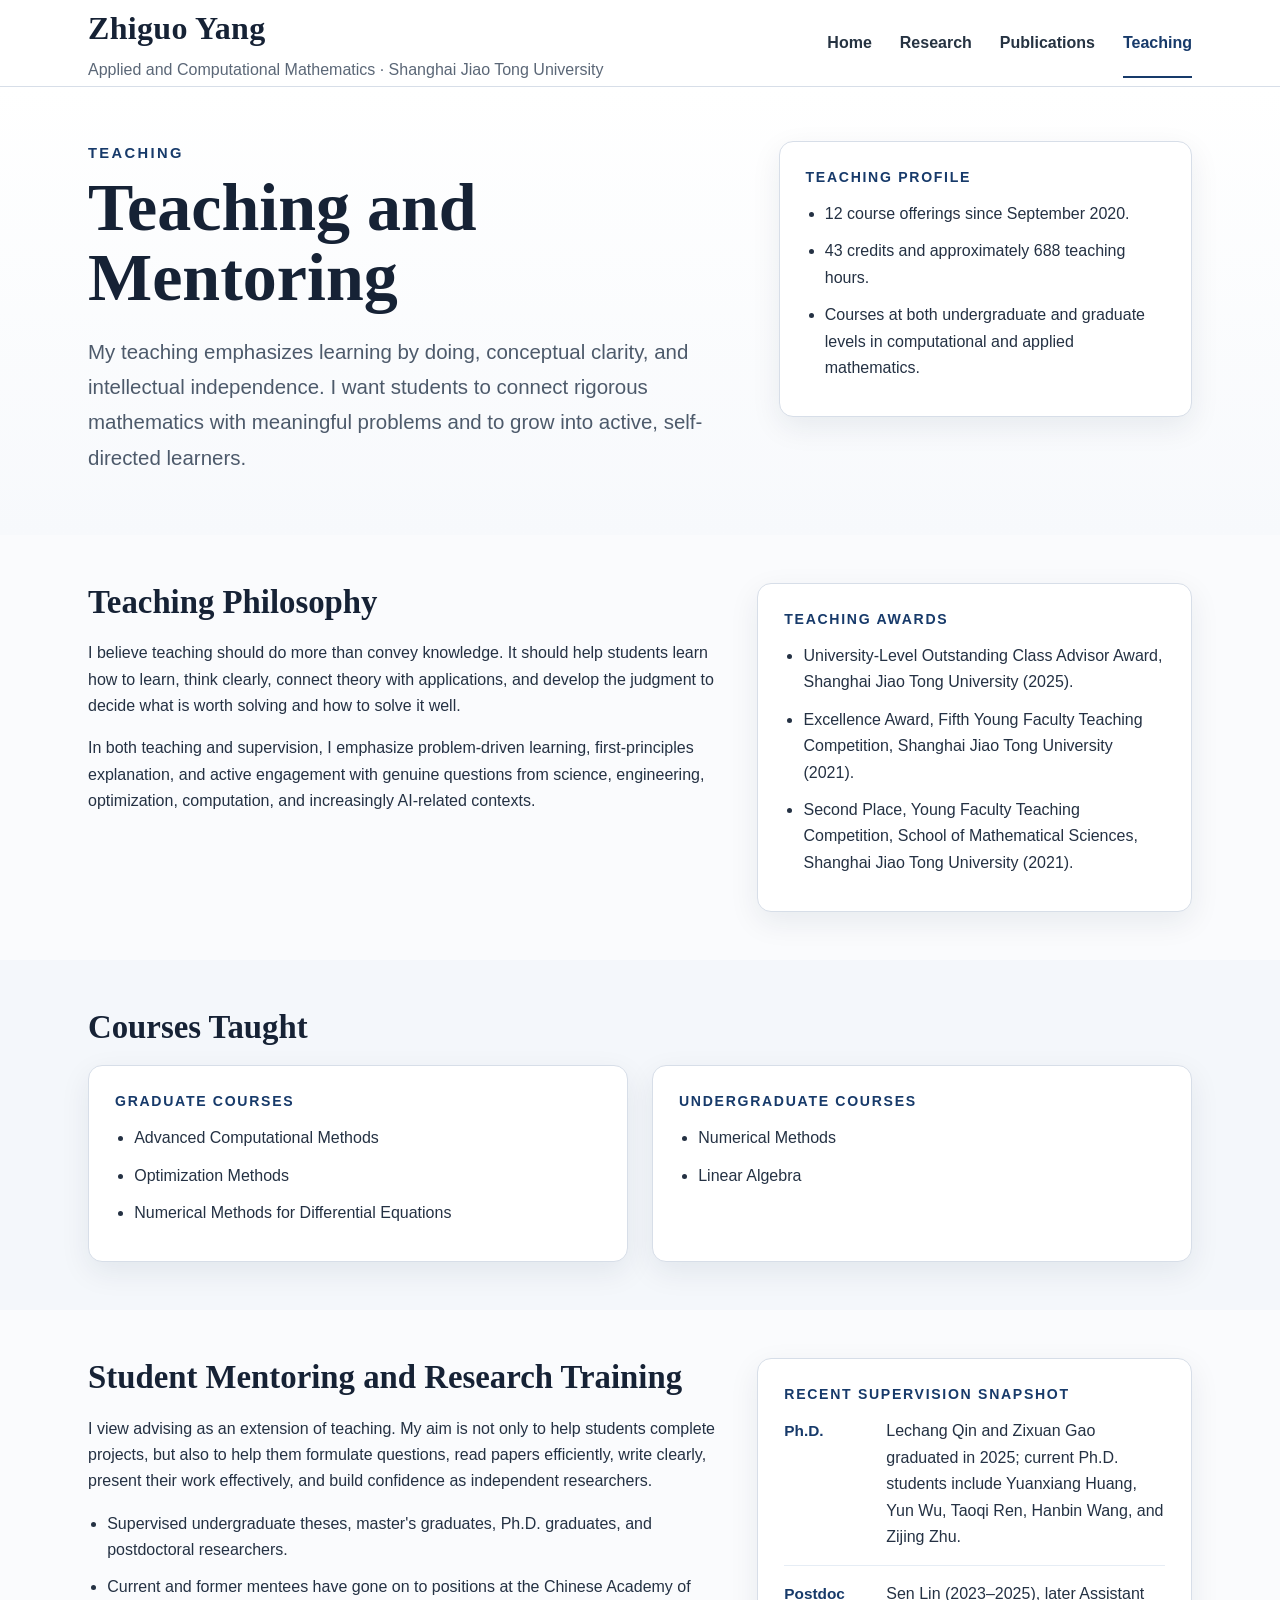
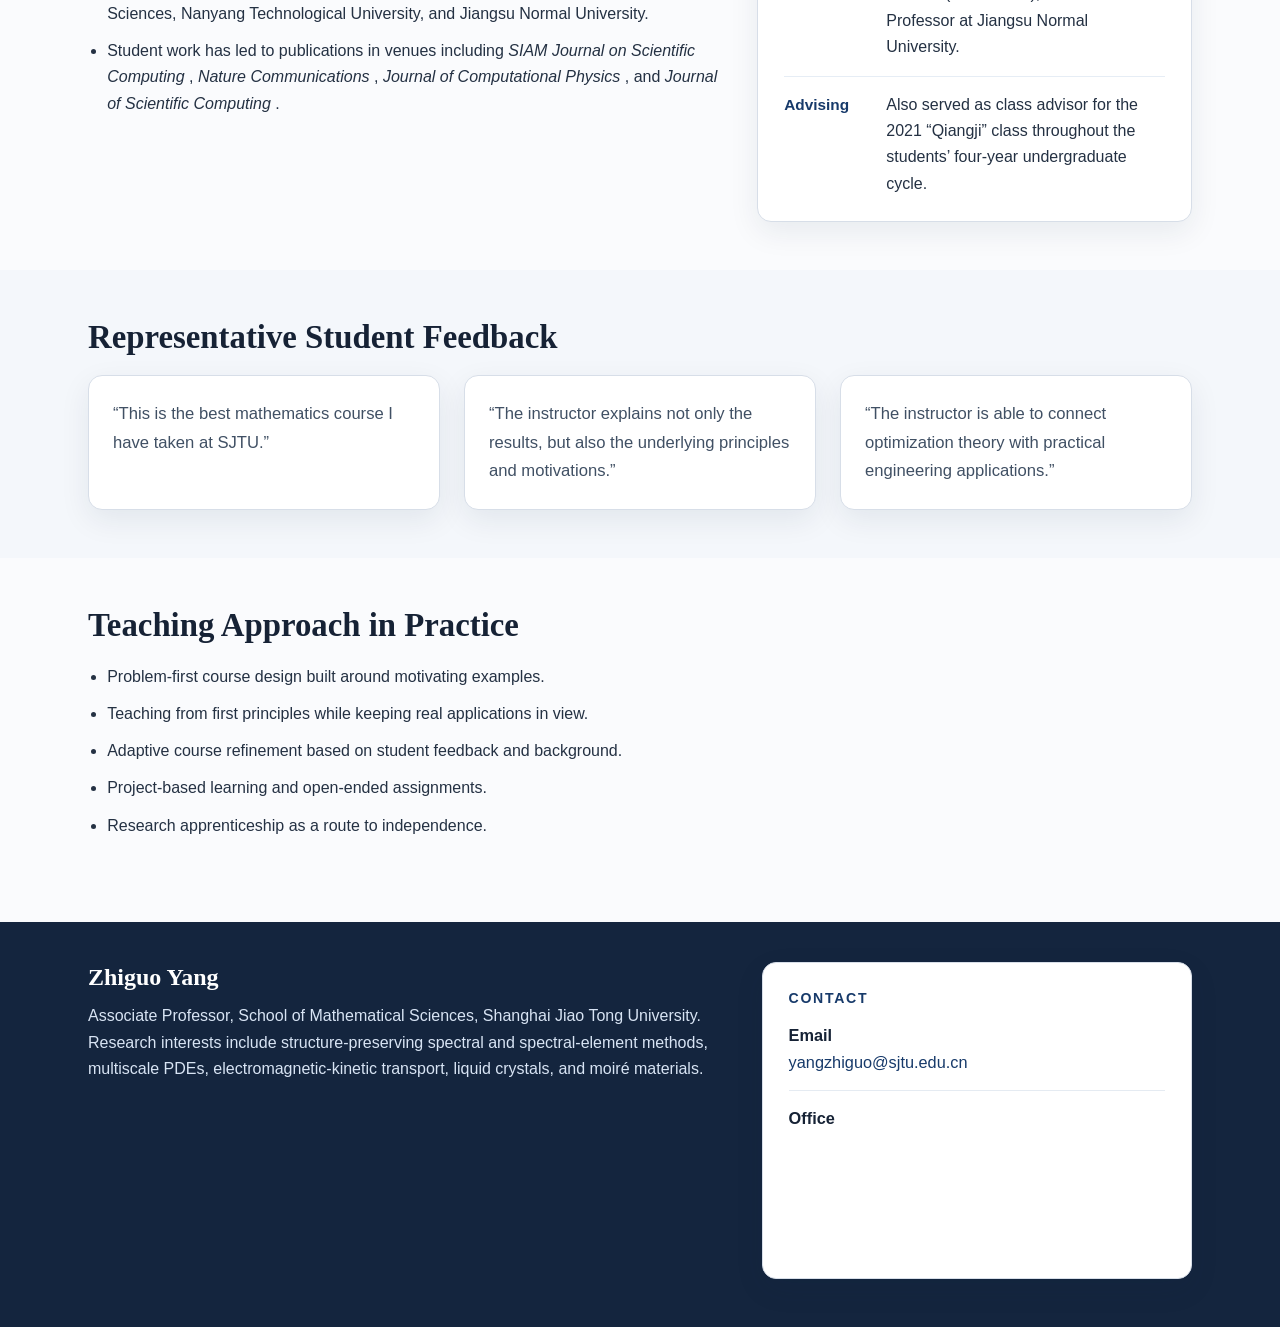
<file: teaching.html>
<!DOCTYPE html>
<html lang="en">
 <head>
  <meta charset="utf-8"/>
  <meta content="width=device-width, initial-scale=1.0" name="viewport"/>
  <title>
   Zhiguo Yang | Teaching
  </title>
  <meta content="Zhiguo Yang | Teaching" name="description"/>
  <link href="style.css" rel="stylesheet"/>
 </head>
 <body>
  <header class="site-header">
   <div class="container topbar">
    <div class="brand">
     <a class="brand-title" href="index.html">
      Zhiguo Yang
     </a>
     <div class="brand-sub">
      Applied and Computational Mathematics &middot; Shanghai Jiao Tong University
     </div>
    </div>
    <nav aria-label="Primary" class="nav">
     <a href="index.html">
      Home
     </a>
     <a href="research.html">
      Research
     </a>
     <a href="publications.html">
      Publications
     </a>
     <a class="active" href="teaching.html">
      Teaching
     </a>
    </nav>
   </div>
  </header>
  <section class="hero">
   <div class="container hero-grid">
    <div>
     <div class="kicker">
      Teaching
     </div>
     <h1>
      Teaching and Mentoring
     </h1>
     <p class="lead">
      My teaching emphasizes learning by doing, conceptual clarity, and intellectual independence. I want students to connect rigorous mathematics with meaningful problems and to grow into active, self-directed learners.
     </p>
    </div>
    <div class="panel">
     <div class="label">
      Teaching Profile
     </div>
     <ul class="clean-list">
      <li>
       12 course offerings since September 2020.
      </li>
      <li>
       43 credits and approximately 688 teaching hours.
      </li>
      <li>
       Courses at both undergraduate and graduate levels in computational and applied mathematics.
      </li>
     </ul>
    </div>
   </div>
  </section>
  <section class="section">
   <div class="container two-col">
    <div>
     <h2>
      Teaching Philosophy
     </h2>
     <p>
      I believe teaching should do more than convey knowledge. It should help students learn how to learn, think clearly, connect theory with applications, and develop the judgment to decide what is worth solving and how to solve it well.
     </p>
     <p>
      In both teaching and supervision, I emphasize problem-driven learning, first-principles explanation, and active engagement with genuine questions from science, engineering, optimization, computation, and increasingly AI-related contexts.
     </p>
    </div>
    <div class="panel">
     <div class="label">
      Teaching Awards
     </div>
     <ul class="clean-list">
      <li>
       University-Level Outstanding Class Advisor Award, Shanghai Jiao Tong University (2025).
      </li>
      <li>
       Excellence Award, Fifth Young Faculty Teaching Competition, Shanghai Jiao Tong University (2021).
      </li>
      <li>
       Second Place, Young Faculty Teaching Competition, School of Mathematical Sciences, Shanghai Jiao Tong University (2021).
      </li>
     </ul>
    </div>
   </div>
  </section>
  <section class="section alt">
   <div class="container">
    <h2>
     Courses Taught
    </h2>
    <div class="grid-2">
     <div class="panel">
      <div class="label">
       Graduate Courses
      </div>
      <ul class="clean-list">
       <li>
        Advanced Computational Methods
       </li>
       <li>
        Optimization Methods
       </li>
       <li>
        Numerical Methods for Differential Equations
       </li>
      </ul>
     </div>
     <div class="panel">
      <div class="label">
       Undergraduate Courses
      </div>
      <ul class="clean-list">
       <li>
        Numerical Methods
       </li>
       <li>
        Linear Algebra
       </li>
      </ul>
     </div>
    </div>
   </div>
  </section>
  <section class="section">
   <div class="container two-col">
    <div>
     <h2>
      Student Mentoring and Research Training
     </h2>
     <p>
      I view advising as an extension of teaching. My aim is not only to help students complete projects, but also to help them formulate questions, read papers efficiently, write clearly, present their work effectively, and build confidence as independent researchers.
     </p>
     <ul class="clean-list">
      <li>
       Supervised undergraduate theses, master's graduates, Ph.D. graduates, and postdoctoral researchers.
      </li>
      <li>
       Current and former mentees have gone on to positions at the Chinese Academy of Sciences, Nanyang Technological University, and Jiangsu Normal University.
      </li>
      <li>
       Student work has led to publications in venues including
       <em>
        SIAM Journal on Scientific Computing
       </em>
       ,
       <em>
        Nature Communications
       </em>
       ,
       <em>
        Journal of Computational Physics
       </em>
       , and
       <em>
        Journal of Scientific Computing
       </em>
       .
      </li>
     </ul>
    </div>
    <div class="panel">
     <div class="label">
      Recent Supervision Snapshot
     </div>
     <div class="table-like">
      <div class="table-row">
       <div class="time">
        Ph.D.
       </div>
       <div>
        Lechang Qin and Zixuan Gao graduated in 2025; current Ph.D. students include Yuanxiang Huang, Yun Wu, Taoqi Ren, Hanbin Wang, and Zijing Zhu.
       </div>
      </div>
      <div class="table-row">
       <div class="time">
        Postdoc
       </div>
       <div>
        Sen Lin (2023&ndash;2025), later Assistant Professor at Jiangsu Normal University.
       </div>
      </div>
      <div class="table-row">
       <div class="time">
        Advising
       </div>
       <div>
        Also served as class advisor for the 2021 &ldquo;Qiangji&rdquo; class throughout the students&rsquo; four-year undergraduate cycle.
       </div>
      </div>
     </div>
    </div>
   </div>
  </section>
  <section class="section alt">
   <div class="container">
    <h2>
     Representative Student Feedback
    </h2>
    <div class="grid-3">
     <div class="card">
      <blockquote>
       &ldquo;This is the best mathematics course I have taken at SJTU.&rdquo;
      </blockquote>
     </div>
     <div class="card">
      <blockquote>
       &ldquo;The instructor explains not only the results, but also the underlying principles and motivations.&rdquo;
      </blockquote>
     </div>
     <div class="card">
      <blockquote>
       &ldquo;The instructor is able to connect optimization theory with practical engineering applications.&rdquo;
      </blockquote>
     </div>
    </div>
   </div>
  </section>
  <section class="section">
   <div class="container">
    <div>
     <h2>
      Teaching Approach in Practice
     </h2>
     <ul class="clean-list">
      <li>
       Problem-first course design built around motivating examples.
      </li>
      <li>
       Teaching from first principles while keeping real applications in view.
      </li>
      <li>
       Adaptive course refinement based on student feedback and background.
      </li>
      <li>
       Project-based learning and open-ended assignments.
      </li>
      <li>
       Research apprenticeship as a route to independence.
      </li>
     </ul>
    </div>
   </div>
  </section>
  <footer class="site-footer">
   <div class="container footer-grid">
    <div>
     <h3>
      Zhiguo Yang
     </h3>
     <p class="notice">
      Associate Professor, School of Mathematical Sciences, Shanghai Jiao Tong University.
        Research interests include structure-preserving spectral and spectral-element methods,
        multiscale PDEs, electromagnetic-kinetic transport, liquid crystals, and moir&eacute; materials.
     </p>
    </div>
    <div class="panel">
     <div class="label">
      Contact
     </div>
     <div class="meta-list">
      <div class="meta-item">
       <strong>
        Email
       </strong>
       <br/>
       <a href="mailto:yangzhiguo@sjtu.edu.cn">
        yangzhiguo@sjtu.edu.cn
       </a>
      </div>
      <div class="meta-item">
       <strong>
        Office
       </strong>
       <br/>
       School of Mathematical Sciences, Shanghai Jiao Tong University
       <br/>
       800 Dongchuan Road, Minhang, Shanghai 200240, China
      </div>
     </div>
    </div>
   </div>
  </footer>
 </body>
</html>
</file>
<file: style.css>
:root{
  --ink:#162235;
  --text:#243143;
  --muted:#5b6777;
  --line:#d7dee8;
  --soft:#f4f7fb;
  --navy:#173a6a;
  --white:#ffffff;
  --max:1160px;
  --shadow:0 10px 30px rgba(18,38,63,.08);
  --radius:14px;
}
*{box-sizing:border-box}
html{scroll-behavior:smooth}
body{margin:0;font-family:-apple-system,BlinkMacSystemFont,"Segoe UI",Roboto,Helvetica,Arial,sans-serif;color:var(--text);background:#fafbfd;line-height:1.65}
img{max-width:100%;display:block}
a{color:var(--navy);text-decoration:none}
a:hover{text-decoration:underline}
.container{max-width:var(--max);margin:0 auto;padding:0 28px}
.site-header{position:sticky;top:0;z-index:30;background:rgba(255,255,255,.96);border-bottom:1px solid var(--line);backdrop-filter:saturate(160%) blur(10px)}
.topbar{display:flex;align-items:center;justify-content:space-between;gap:22px;min-height:86px}
.brand-title{font-family:Georgia,"Times New Roman",serif;font-size:2rem;font-weight:700;color:var(--ink);letter-spacing:.01em}
.brand-sub{color:var(--muted);font-size:1rem;margin-top:2px}
.nav{display:flex;gap:28px;flex-wrap:wrap;justify-content:flex-end}
.nav a{font-size:1rem;font-weight:600;color:#263342;padding:8px 0;position:relative}
.nav a.active,.nav a:hover{color:var(--navy)}
.nav a.active::after{content:"";position:absolute;left:0;right:0;bottom:-14px;height:2px;background:var(--navy)}
.hero{padding:54px 0 42px;background:linear-gradient(180deg,var(--white) 0%, #f7f9fc 100%)}
.hero-grid{display:grid;grid-template-columns:minmax(0,1.35fr) minmax(300px,.85fr);gap:34px;align-items:start}
.hero h1,h2,h3{font-family:Georgia,"Times New Roman",serif;color:var(--ink)}
.hero h1{font-size:4.25rem;line-height:1.02;margin:8px 0 22px;font-weight:700}
.kicker{color:var(--navy);font-weight:800;letter-spacing:.16em;text-transform:uppercase;font-size:.92rem}
.lead{font-size:1.28rem;line-height:1.72;color:#4d5a6b;max-width:760px;margin:0 0 18px}
.hero-note{font-size:1.02rem;color:var(--muted);max-width:760px;margin:0 0 20px}
.button-row{display:flex;gap:14px;flex-wrap:wrap;margin:24px 0 18px}
.btn{display:inline-flex;align-items:center;justify-content:center;border:1px solid var(--line);border-radius:999px;padding:13px 24px;background:var(--white);color:var(--ink);font-weight:700;font-size:1rem;box-shadow:0 2px 10px rgba(18,38,63,.04)}
.btn:hover{text-decoration:none;border-color:#b9c7d9;transform:translateY(-1px)}
.btn.primary{background:var(--navy);color:#fff;border-color:var(--navy)}
.btn.subtle{background:var(--soft)}
.page-hero-meta{display:flex;flex-wrap:wrap;gap:14px 26px;color:var(--muted);font-size:1rem;margin-top:14px}
.page-hero-meta span{display:inline-flex;gap:8px;align-items:center}
.side-stack{display:flex;flex-direction:column;gap:18px}
.panel,.portrait-card,.card{background:var(--white);border:1px solid var(--line);border-radius:var(--radius);box-shadow:var(--shadow)}
.panel{padding:24px 26px}
.label{color:var(--navy);font-weight:800;letter-spacing:.12em;text-transform:uppercase;font-size:.88rem;margin-bottom:12px}
.meta-list{display:flex;flex-direction:column;gap:0}
.meta-item{padding:14px 0;border-top:1px solid #e5ebf2;font-size:1.02rem}
.meta-item:first-child{border-top:none;padding-top:0}
.meta-item strong{color:var(--ink);font-size:1.02rem}
.muted{color:var(--muted)}
.portrait-card{overflow:hidden}
.portrait-card img{width:100%;aspect-ratio:1 / 1.08;object-fit:cover;object-position:center 18%;border-bottom:1px solid var(--line)}
.portrait-caption{padding:18px 22px}
.portrait-caption h3{font-size:1.3rem;margin:0 0 4px}
.portrait-caption p{margin:0;color:var(--muted);font-size:.98rem;line-height:1.55}
.section{padding:48px 0}
.section.alt{background:var(--soft)}
h2{font-size:2.05rem;line-height:1.2;margin:0 0 18px}
h3{font-size:1.3rem;line-height:1.3;margin:0 0 12px}
p{margin:0 0 1rem}
.two-col{display:grid;grid-template-columns:minmax(0,1.25fr) minmax(280px,.85fr);gap:30px;align-items:start}
.grid-3{display:grid;grid-template-columns:repeat(3,minmax(0,1fr));gap:24px}
.grid-2{display:grid;grid-template-columns:repeat(2,minmax(0,1fr));gap:24px}
.card{padding:24px}
.card p:last-child,.panel p:last-child{margin-bottom:0}
.card.featured-paper h3{font-size:1.22rem}
.quick-stat{display:flex;gap:14px;align-items:flex-start;padding:15px 0;border-top:1px solid #e5ebf2}
.quick-stat:first-child{border-top:none;padding-top:0}
.quick-stat-number{min-width:58px;height:58px;border-radius:14px;background:var(--soft);color:var(--navy);display:flex;align-items:center;justify-content:center;font-weight:800;font-size:1.05rem}
.quick-stat-text strong{display:block;color:var(--ink)}
.tag-row{display:flex;gap:10px;flex-wrap:wrap;margin-top:16px}
.tag{display:inline-flex;padding:7px 13px;border-radius:999px;background:var(--soft);color:var(--navy);font-size:.92rem;font-weight:700;border:1px solid #dce5f0}
.timeline{display:flex;flex-direction:column;gap:18px}
.timeline-item{display:grid;grid-template-columns:120px 1fr;gap:16px;padding-top:18px;border-top:1px solid #e6edf5}
.timeline-item:first-child{padding-top:0;border-top:none}
.time{color:var(--navy);font-weight:800;font-size:.96rem}
.clean-list,.compact-list{margin:0;padding-left:1.2rem}
.clean-list li,.compact-list li{margin:0 0 .68rem}
.compact-list li{font-size:1rem}
.pub-list{display:flex;flex-direction:column;gap:18px}
.pub{display:grid;grid-template-columns:88px 1fr;gap:18px;padding:18px 0;border-top:1px solid #e6edf5}
.pub:first-child{border-top:none;padding-top:0}
.pub-year{color:var(--navy);font-weight:800;font-size:1rem}
.pub-title{color:var(--ink);font-weight:700;font-size:1.06rem;line-height:1.45}
.pub-meta{color:var(--muted);font-size:.98rem;margin-top:5px}
.table-like{display:flex;flex-direction:column;gap:15px}
.table-row{display:grid;grid-template-columns:88px 1fr;gap:14px;padding-top:15px;border-top:1px solid #e6edf5}
.table-row:first-child{padding-top:0;border-top:none}
blockquote{margin:0;color:#405064;font-size:1.04rem;line-height:1.7}
.notice{color:#d8e4f4;max-width:680px}
.site-footer{background:#14253e;color:#fff;margin-top:24px;padding:40px 0 48px}
.site-footer h3{color:#fff;font-size:1.5rem;margin:0 0 10px}
.footer-grid{display:grid;grid-template-columns:minmax(0,1.2fr) minmax(280px,.8fr);gap:28px;align-items:start}
.footer-links{display:flex;flex-wrap:wrap;gap:16px;margin-top:14px}
.footer-links a{color:#fff;text-decoration:underline;text-underline-offset:3px}
.callout-note{padding:18px 20px;border-left:4px solid var(--navy);background:var(--soft);border-radius:0 12px 12px 0;color:#314055}
.research-focus{display:grid;grid-template-columns:repeat(3,minmax(0,1fr));gap:18px;margin-top:18px}
.focus-box{padding:18px;border:1px solid #dbe4ef;border-radius:14px;background:#fbfcfe}
.focus-box h3{font-size:1.1rem;margin-bottom:8px}
@media (max-width: 1024px){
  .topbar{flex-direction:column;align-items:flex-start;padding:14px 0}
  .nav{gap:18px}
  .hero-grid,.two-col,.footer-grid{grid-template-columns:1fr}
  .grid-3,.research-focus{grid-template-columns:1fr 1fr}
  .hero h1{font-size:3.25rem}
}
@media (max-width: 720px){
  .container{padding:0 18px}
  .hero{padding:34px 0}
  .hero h1{font-size:2.5rem}
  .lead{font-size:1.08rem}
  .grid-3,.grid-2,.research-focus{grid-template-columns:1fr}
  .timeline-item,.pub,.table-row{grid-template-columns:1fr}
  .nav{gap:12px}
  .nav a.active::after{bottom:-8px}
  .brand-title{font-size:1.6rem}
  .brand-sub{font-size:.95rem}
}
</file>
